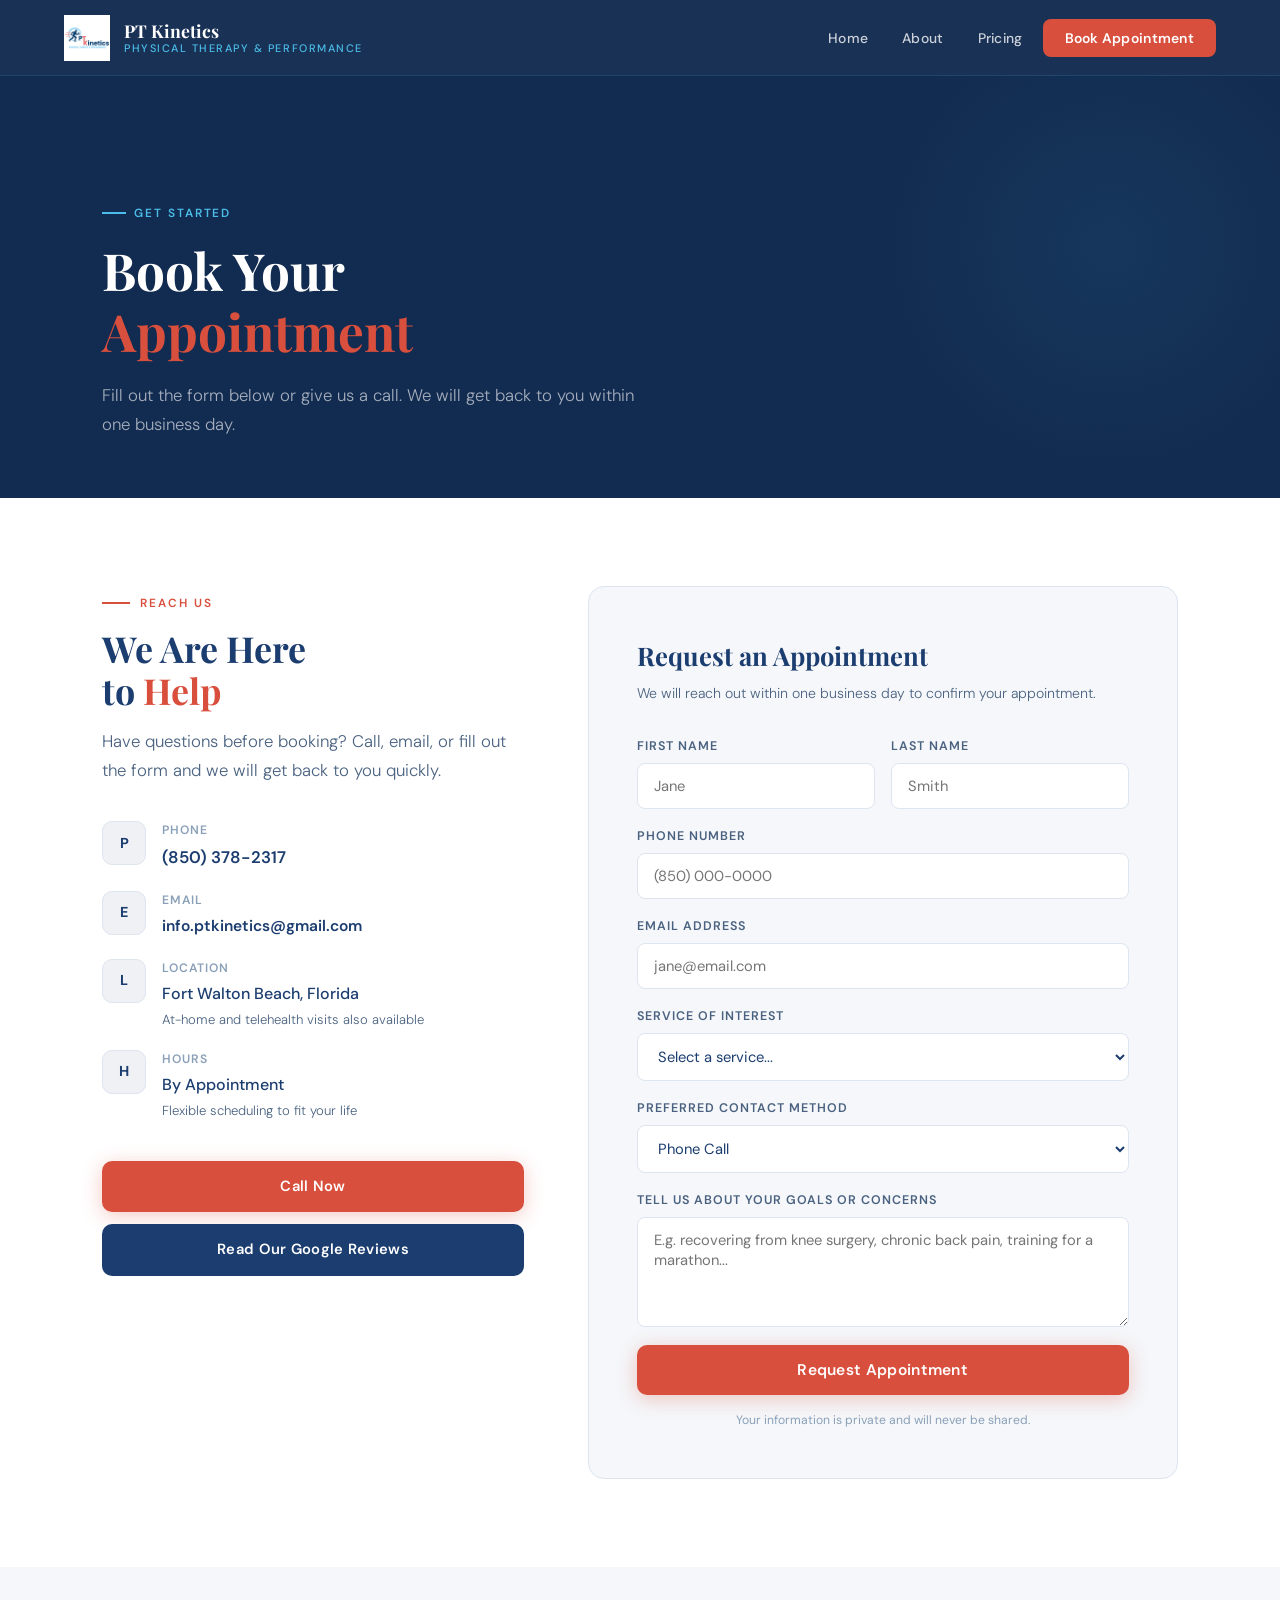
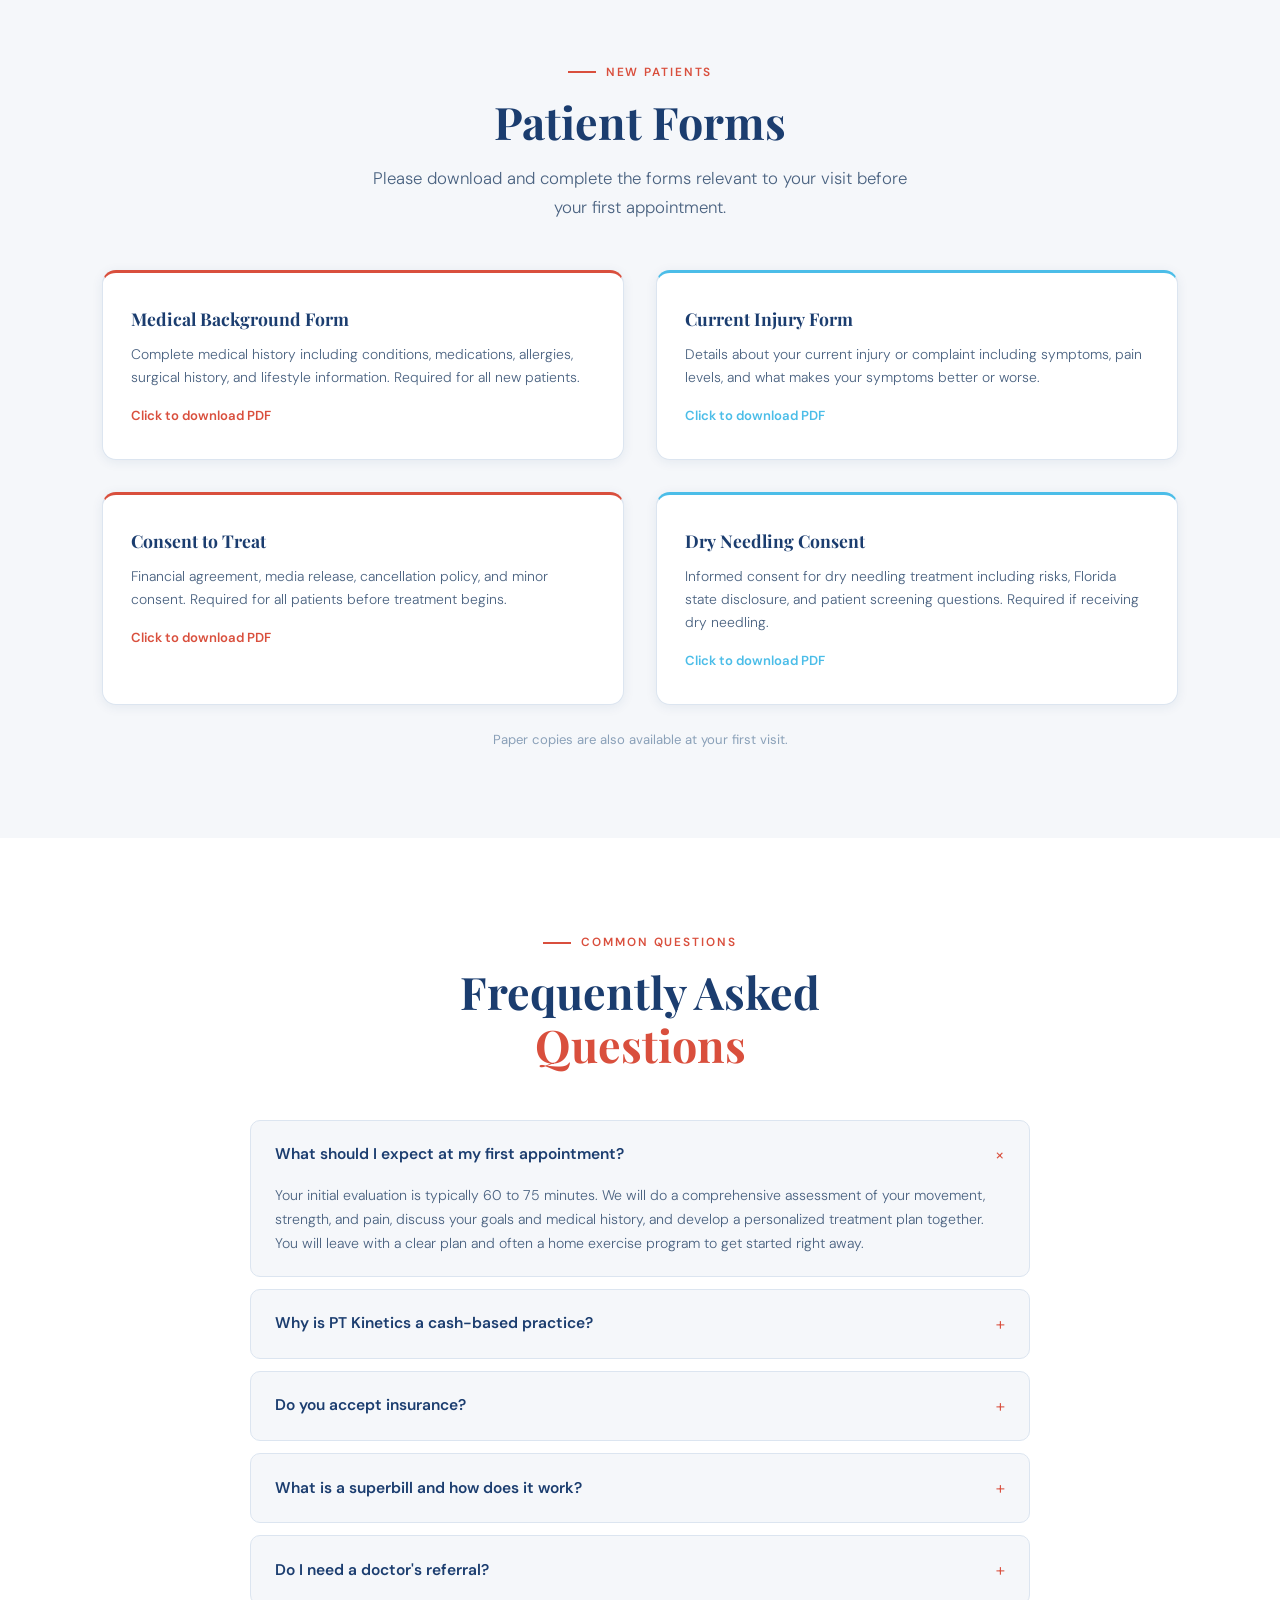
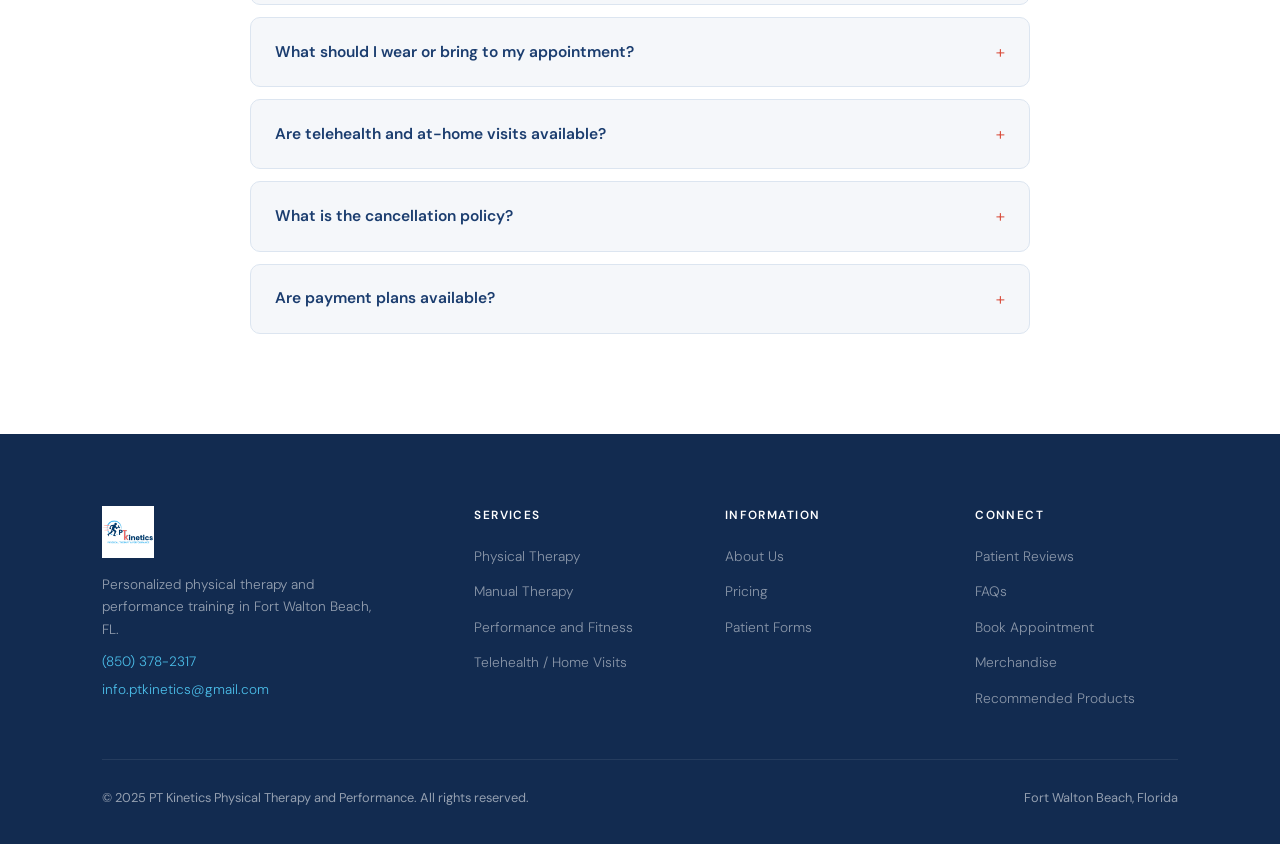
<file: contact.html>
<!DOCTYPE html>
<html lang="en">
<head>
  <meta charset="UTF-8">
  <meta name="viewport" content="width=device-width, initial-scale=1.0">
  <title>Book Appointment - PT Kinetics | Fort Walton Beach, FL</title>
  <meta name="description" content="Book a physical therapy appointment with PT Kinetics in Fort Walton Beach, FL. Call (850) 378-2317 or fill out our contact form.">
  <link rel="stylesheet" href="css/styles.css">
</head>
<body>

<nav class="nav">
  <a href="index.html" class="nav-logo">
    <img src="assets/logo.jpg" alt="PT Kinetics Logo">
    <div class="nav-logo-text">
      <span class="brand">PT Kinetics</span>
      <span class="tagline">Physical Therapy &amp; Performance</span>
    </div>
  </a>
  <ul class="nav-links">
    <li><a href="index.html">Home</a></li>
    <li><a href="about.html">About</a></li>
    <li><a href="pricing.html">Pricing</a></li>
    <li class="nav-cta-li"><a href="contact.html" class="active">Book Appointment</a></li>
  </ul>
  <button class="nav-hamburger" id="hamburger" aria-label="Menu">
    <span></span><span></span><span></span>
  </button>
</nav>
<nav class="nav-mobile" id="mobileNav">
  <a href="index.html">Home</a>
  <a href="about.html">About</a>
  <a href="pricing.html">Pricing</a>
  <a href="contact.html" class="mob-cta">Book Appointment</a>
</nav>

<!-- HERO -->
<div class="page-top">
  <div class="page-hero" style="padding-bottom:60px;">
    <div class="page-hero-label">Get Started</div>
    <h1>Book Your<br><span style="color:var(--coral);">Appointment</span></h1>
    <p>Fill out the form below or give us a call. We will get back to you within one business day.</p>
  </div>
</div>

<!-- CONTACT FORM + INFO -->
<section class="section" style="display:grid;grid-template-columns:1fr 1.4fr;gap:64px;align-items:start;" class="contact-grid">

  <!-- Left -->
  <div>
    <span class="section-label">Reach Us</span>
    <h2 class="section-title" style="font-size:clamp(1.8rem,2.8vw,2.4rem);">We Are Here<br>to <em>Help</em></h2>
    <p class="section-sub" style="margin-bottom:36px;">Have questions before booking? Call, email, or fill out the form and we will get back to you quickly.</p>

    <div style="display:flex;flex-direction:column;gap:20px;margin-bottom:40px;">
      <div style="display:flex;gap:16px;align-items:flex-start;">
        <div class="contact-icon-wrap">P</div>
        <div>
          <p style="font-size:0.76rem;font-weight:600;color:var(--text-light);text-transform:uppercase;letter-spacing:0.08em;margin-bottom:3px;">Phone</p>
          <a href="tel:8503782317" style="font-size:1.05rem;color:var(--navy);font-weight:600;">(850) 378-2317</a>
        </div>
      </div>
      <div style="display:flex;gap:16px;align-items:flex-start;">
        <div class="contact-icon-wrap">E</div>
        <div>
          <p style="font-size:0.76rem;font-weight:600;color:var(--text-light);text-transform:uppercase;letter-spacing:0.08em;margin-bottom:3px;">Email</p>
          <a href="mailto:info.ptkinetics@gmail.com" style="font-size:0.97rem;color:var(--navy);font-weight:600;">info.ptkinetics@gmail.com</a>
        </div>
      </div>
      <div style="display:flex;gap:16px;align-items:flex-start;">
        <div class="contact-icon-wrap">L</div>
        <div>
          <p style="font-size:0.76rem;font-weight:600;color:var(--text-light);text-transform:uppercase;letter-spacing:0.08em;margin-bottom:3px;">Location</p>
          <p style="font-size:1rem;color:var(--navy);font-weight:500;">Fort Walton Beach, Florida</p>
          <p style="font-size:0.82rem;color:var(--text-mid);font-weight:300;margin-top:2px;">At-home and telehealth visits also available</p>
        </div>
      </div>
      <div style="display:flex;gap:16px;align-items:flex-start;">
        <div class="contact-icon-wrap">H</div>
        <div>
          <p style="font-size:0.76rem;font-weight:600;color:var(--text-light);text-transform:uppercase;letter-spacing:0.08em;margin-bottom:3px;">Hours</p>
          <p style="font-size:1rem;color:var(--navy);font-weight:500;">By Appointment</p>
          <p style="font-size:0.82rem;color:var(--text-mid);font-weight:300;margin-top:2px;">Flexible scheduling to fit your life</p>
        </div>
      </div>
    </div>

    <a href="tel:8503782317" class="btn btn-primary" style="width:100%;justify-content:center;margin-bottom:12px;">Call Now</a>
    <a href="https://g.page/r/CU9PrtoyOIDMEAI/review" target="_blank" rel="noopener" class="btn btn-navy" style="width:100%;justify-content:center;">Read Our Google Reviews</a>
  </div>

  <!-- Right: Form -->
  <div style="background:var(--cream);border-radius:16px;padding:48px;border:1px solid var(--border);">
    <h3 style="font-family:'Playfair Display',serif;font-size:1.6rem;color:var(--navy);font-weight:700;margin-bottom:6px;">Request an Appointment</h3>
    <p style="color:var(--text-mid);font-size:0.88rem;margin-bottom:32px;font-weight:300;">We will reach out within one business day to confirm your appointment.</p>

    <form id="contactForm" action="https://formspree.io/f/mykbeabo" method="POST" novalidate>
      <div class="form-row">
        <div class="form-group">
          <label for="firstName">First Name</label>
          <input type="text" id="firstName" name="firstName" placeholder="Jane" required>
        </div>
        <div class="form-group">
          <label for="lastName">Last Name</label>
          <input type="text" id="lastName" name="lastName" placeholder="Smith" required>
        </div>
      </div>
      <div class="form-group">
        <label for="phone">Phone Number</label>
        <input type="tel" id="phone" name="phone" placeholder="(850) 000-0000" required>
      </div>
      <div class="form-group">
        <label for="email">Email Address</label>
        <input type="email" id="email" name="email" placeholder="jane@email.com" required>
      </div>
      <div class="form-group">
        <label for="service">Service of Interest</label>
        <select id="service" name="service">
          <option value="">Select a service...</option>
          <option value="initial-eval">Initial Evaluation (New Patient)</option>
          <option value="pt-rehab">Physical Therapy and Rehabilitation</option>
          <option value="post-surgical">Post-Surgical Rehabilitation</option>
          <option value="sports-injury">Sports Injury Rehabilitation</option>
          <option value="manual-therapy">Manual Therapy (Dry Needling, Cupping, etc.)</option>
          <option value="performance">Athletic Performance Training</option>
          <option value="personal-training">Personal Training</option>
          <option value="running">Running Program and Gait Analysis</option>
          <option value="pain">Chronic Pain Management</option>
          <option value="spine">Spine Care Program</option>
          <option value="vestibular">Vestibular / Balance Rehabilitation</option>
          <option value="wellness">Annual Wellness Screening</option>
          <option value="telehealth">Telehealth Visit</option>
          <option value="home-visit">At-Home Visit</option>
          <option value="not-sure">Not sure, need guidance</option>
        </select>
      </div>
      <div class="form-group">
        <label for="preferred">Preferred Contact Method</label>
        <select id="preferred" name="preferred">
          <option value="phone">Phone Call</option>
          <option value="text">Text Message</option>
          <option value="email">Email</option>
        </select>
      </div>
      <div class="form-group">
        <label for="message">Tell us about your goals or concerns</label>
        <textarea id="message" name="message" placeholder="E.g. recovering from knee surgery, chronic back pain, training for a marathon..."></textarea>
      </div>
      <button type="submit" class="submit-btn">Request Appointment</button>
    </form>

    <div id="formSuccess" style="display:none;background:rgba(27,61,111,0.06);border:1px solid rgba(75,189,232,0.3);border-radius:10px;padding:28px;text-align:center;margin-top:16px;">
      <h4 style="font-family:'Playfair Display',serif;font-size:1.2rem;color:var(--navy);margin-bottom:8px;">Request Received!</h4>
      <p style="font-size:0.9rem;color:var(--text-mid);line-height:1.65;font-weight:300;">Thank you for reaching out. We will contact you within one business day to confirm your appointment. We look forward to meeting you!</p>
    </div>

    <p style="font-size:0.76rem;color:var(--text-light);margin-top:16px;text-align:center;">Your information is private and will never be shared.</p>
  </div>
</section>

<!-- PATIENT FORMS -->
<section class="section section-bg" id="forms">
  <div class="text-center mb-48">
    <span class="section-label" style="justify-content:center;">New Patients</span>
    <h2 class="section-title">Patient Forms</h2>
    <p class="section-sub" style="margin:0 auto;">Please download and complete the forms relevant to your visit before your first appointment.</p>
  </div>
  <div class="grid-2 gap-32">
    <a href="assets/Medical_hx.pdf" download class="card card-top-coral" style="display:block;cursor:pointer;text-decoration:none;">
      <h3>Medical Background Form</h3>
      <p>Complete medical history including conditions, medications, allergies, surgical history, and lifestyle information. Required for all new patients.</p>
      <p style="margin-top:16px;font-size:0.82rem;font-weight:600;color:var(--coral);">Click to download PDF</p>
    </a>
    <a href="assets/Current_injury.pdf" download class="card card-top-sky" style="display:block;cursor:pointer;text-decoration:none;">
      <h3>Current Injury Form</h3>
      <p>Details about your current injury or complaint including symptoms, pain levels, and what makes your symptoms better or worse.</p>
      <p style="margin-top:16px;font-size:0.82rem;font-weight:600;color:var(--sky);">Click to download PDF</p>
    </a>
    <a href="assets/CONSENT_TO_TREAT.pdf" download class="card card-top-coral" style="display:block;cursor:pointer;text-decoration:none;">
      <h3>Consent to Treat</h3>
      <p>Financial agreement, media release, cancellation policy, and minor consent. Required for all patients before treatment begins.</p>
      <p style="margin-top:16px;font-size:0.82rem;font-weight:600;color:var(--coral);">Click to download PDF</p>
    </a>
    <a href="assets/Dry_needle_Consent.pdf" download class="card card-top-sky" style="display:block;cursor:pointer;text-decoration:none;">
      <h3>Dry Needling Consent</h3>
      <p>Informed consent for dry needling treatment including risks, Florida state disclosure, and patient screening questions. Required if receiving dry needling.</p>
      <p style="margin-top:16px;font-size:0.82rem;font-weight:600;color:var(--sky);">Click to download PDF</p>
    </a>
  </div>
  <p style="text-align:center;color:var(--text-light);font-size:0.82rem;margin-top:24px;">Paper copies are also available at your first visit.</p>
</section>

<!-- FAQ -->
<section class="section" id="faq">
  <div class="text-center mb-48">
    <span class="section-label" style="justify-content:center;">Common Questions</span>
    <h2 class="section-title">Frequently Asked<br><em>Questions</em></h2>
  </div>
  <div style="max-width:780px;margin:0 auto;">

    <details class="faq-item" open>
      <summary>What should I expect at my first appointment? <span class="faq-arrow">+</span></summary>
      <p>Your initial evaluation is typically 60 to 75 minutes. We will do a comprehensive assessment of your movement, strength, and pain, discuss your goals and medical history, and develop a personalized treatment plan together. You will leave with a clear plan and often a home exercise program to get started right away.</p>
    </details>

    <details class="faq-item">
      <summary>Why is PT Kinetics a cash-based practice? <span class="faq-arrow">+</span></summary>
      <p>The cash-based model allows us to focus entirely on your care rather than insurance paperwork and billing requirements. Here is what that means for you as a patient:</p>
      <ul>
        <li>Full one-on-one sessions with no double or triple booking</li>
        <li>Treatment frequency based on your condition and goals, not an insurance template</li>
        <li>No pre-authorizations, no visit limits, and no coverage denials mid-treatment</li>
        <li>Transparent pricing so you know exactly what you are paying before every session</li>
        <li>Direct access to care with no referral required in most cases</li>
        <li>Faster recovery due to more focused, effective treatment per session</li>
      </ul>
    </details>

    <details class="faq-item">
      <summary>Do you accept insurance? <span class="faq-arrow">+</span></summary>
      <p>We do not bill insurance directly. However, we provide detailed superbills that you can submit to your insurance company for out-of-network reimbursement. Many patients with PPO plans receive partial reimbursement this way. We recommend calling your insurer before your first visit to ask about your out-of-network physical therapy benefits and deductible.</p>
    </details>

    <details class="faq-item">
      <summary>What is a superbill and how does it work? <span class="faq-arrow">+</span></summary>
      <p>A superbill is an itemized receipt of services that includes diagnosis codes (ICD-10) and procedure codes (CPT codes). You submit it directly to your insurance company as a claim for out-of-network reimbursement. The process is straightforward:</p>
      <ul>
        <li>Attend your session and pay at the time of service</li>
        <li>Request a superbill from us at any time</li>
        <li>Submit the superbill to your insurance provider</li>
        <li>Receive reimbursement directly from your insurer based on your out-of-network benefits</li>
      </ul>
    </details>

    <details class="faq-item">
      <summary>Do I need a doctor's referral? <span class="faq-arrow">+</span></summary>
      <p>In Florida, you can see a physical therapist without a doctor's referral for up to 30 days through direct access. After that, a physician referral is required to continue treatment. This means you can get started right away without waiting for a doctor's appointment.</p>
    </details>

    <details class="faq-item">
      <summary>What should I wear or bring to my appointment? <span class="faq-arrow">+</span></summary>
      <p>Wear comfortable, loose-fitting clothing that allows access to the area being treated, such as shorts for knee or hip issues, or a tank top for shoulder concerns. Bring any relevant imaging such as X-rays or MRIs, surgical notes or previous PT records, and your completed patient forms if you have not submitted them in advance.</p>
    </details>

    <details class="faq-item">
      <summary>Are telehealth and at-home visits available? <span class="faq-arrow">+</span></summary>
      <p>Yes. We offer both telehealth video sessions and in-home visits for patients who need extra flexibility. Telehealth sessions are available at standard virtual rates. At-home visits may include an additional travel fee based on distance. See the pricing page for full details, or contact us to discuss your situation.</p>
    </details>

    <details class="faq-item">
      <summary>What is the cancellation policy? <span class="faq-arrow">+</span></summary>
      <p>Please cancel or reschedule at least 24 hours in advance when possible. The first late cancellation or no-show (less than 24 hours notice) has no charge. The 2nd and 3rd instances carry a $30 fee each. After 3 total no-shows or late cancellations, same-day scheduling only applies based on availability. Arriving 10 or more minutes late may require rescheduling, and 3 or more late arrivals carry a $20 fee.</p>
    </details>

    <details class="faq-item">
      <summary>Are payment plans available? <span class="faq-arrow">+</span></summary>
      <p>Yes. We offer bundle packages such as buy 5 sessions and get 1 free, or buy 10 sessions and get 1 free plus a free T-shirt. We also have discounts for military, first responders, and CFEA members. If you need additional flexibility, contact us and we will work with you to find a solution that fits your budget.</p>
    </details>

  </div>
</section>

<!-- FOOTER -->
<footer>
  <div class="footer-grid">
    <div class="footer-brand">
      <img src="assets/logo.jpg" alt="PT Kinetics Logo">
      <p>Personalized physical therapy and performance training in Fort Walton Beach, FL.</p>
      <p class="footer-phone"><a href="tel:8503782317">(850) 378-2317</a></p>
      <p style="margin-top:6px;font-size:0.85rem;"><a href="mailto:info.ptkinetics@gmail.com" style="color:var(--sky);">info.ptkinetics@gmail.com</a></p>
    </div>
    <div class="footer-col">
      <h4>Services</h4>
      <ul>
        <li><a href="index.html#services">Physical Therapy</a></li>
        <li><a href="index.html#services">Manual Therapy</a></li>
        <li><a href="index.html#services">Performance and Fitness</a></li>
        <li><a href="index.html#services">Telehealth / Home Visits</a></li>
      </ul>
    </div>
    <div class="footer-col">
      <h4>Information</h4>
      <ul>
        <li><a href="about.html">About Us</a></li>
        <li><a href="pricing.html">Pricing</a></li>
        <li><a href="#forms">Patient Forms</a></li>
      </ul>
    </div>
    <div class="footer-col">
      <h4>Connect</h4>
      <ul>
        <li><a href="https://g.page/r/CU9PrtoyOIDMEAI/review" target="_blank">Patient Reviews</a></li>
        <li><a href="#faq">FAQs</a></li>
        <li><a href="contact.html">Book Appointment</a></li>
        <li><a href="https://tkpt.net/shop/" target="_blank">Merchandise</a></li>
        <li><a href="https://tkpt.net/recommended-products/" target="_blank">Recommended Products</a></li>
      </ul>
    </div>
  </div>
  <div class="footer-bottom">
    <p>&copy; 2025 PT Kinetics Physical Therapy and Performance. All rights reserved.</p>
    <p>Fort Walton Beach, Florida</p>
  </div>
</footer>

<script src="js/main.js"></script>
<style>
@media(max-width:768px){
  .contact-grid { display:block !important; }
  .contact-grid > * { margin-bottom:32px; }
  section[style*="grid-template-columns:1fr 1.4fr"] { display:block !important; }
  section[style*="grid-template-columns:1fr 1.4fr"] > * { margin-bottom:32px; }
}
</style>
</body>
</html>
</file>
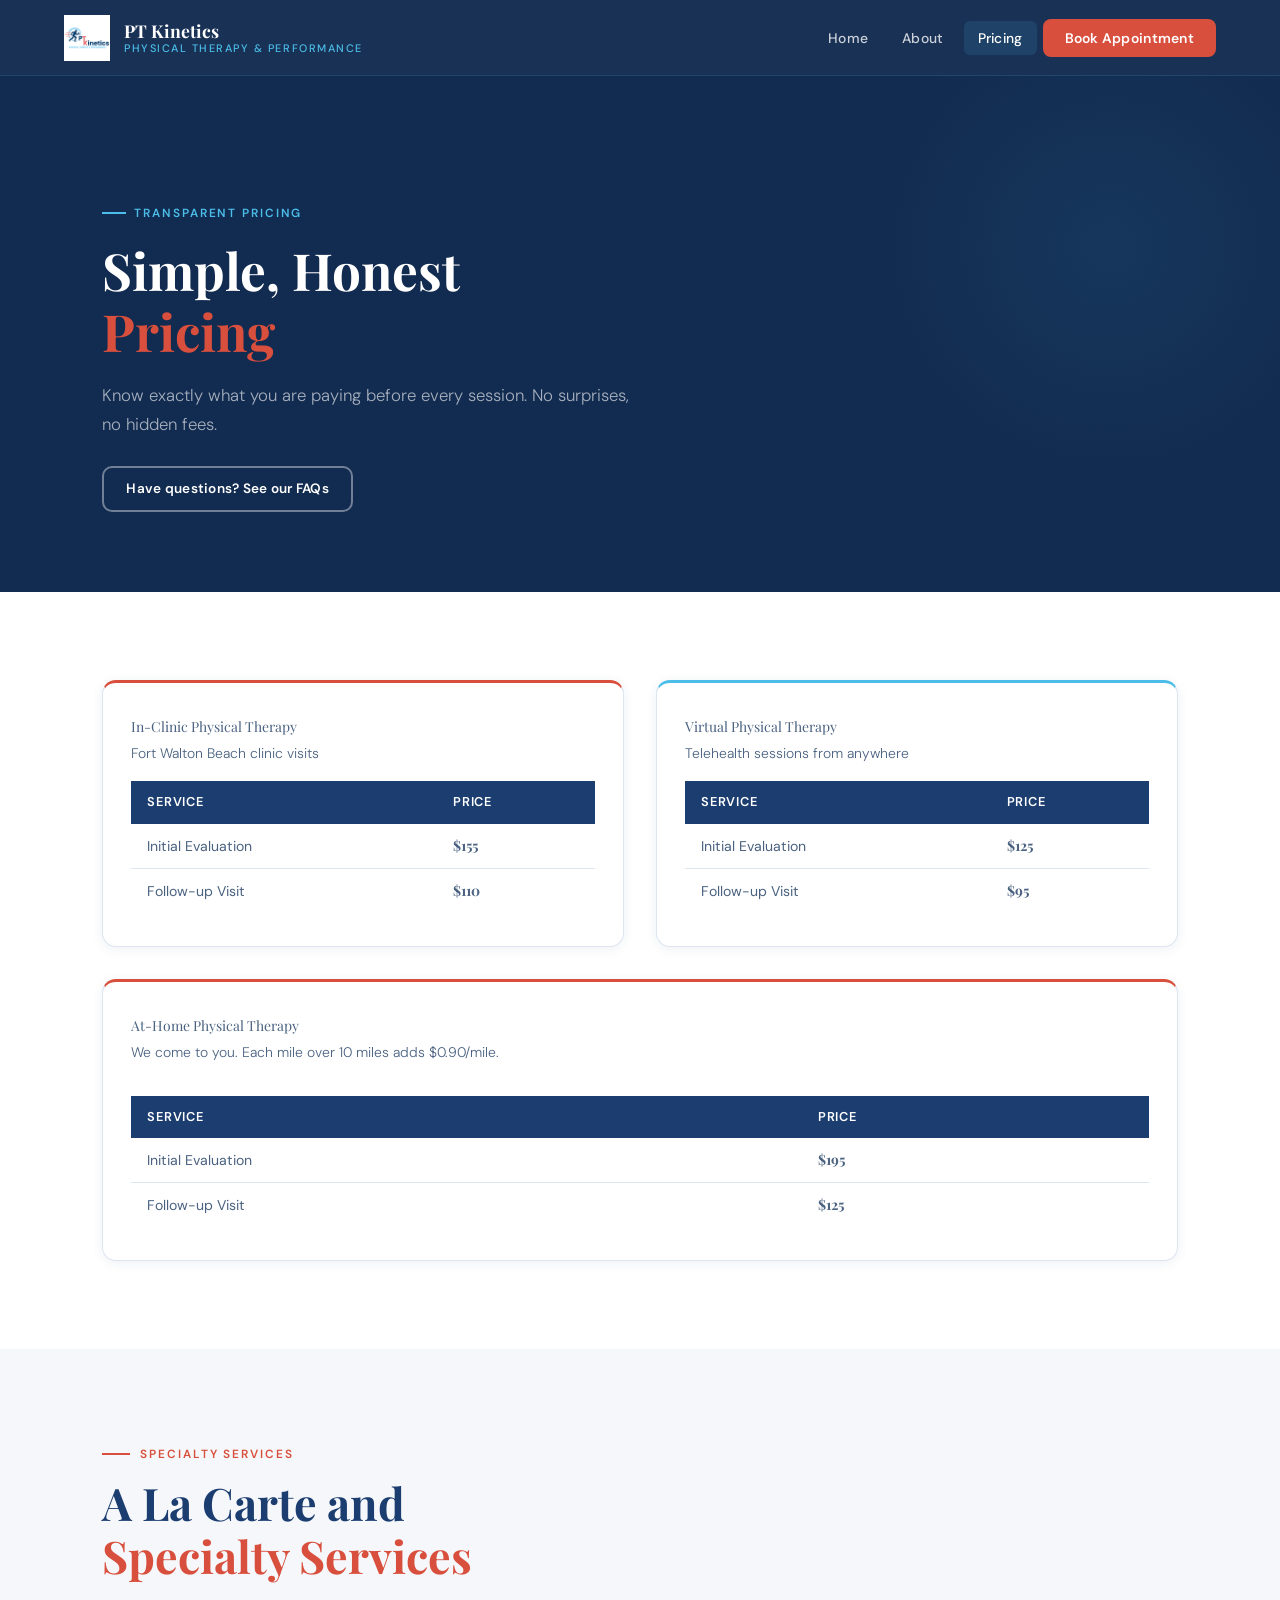
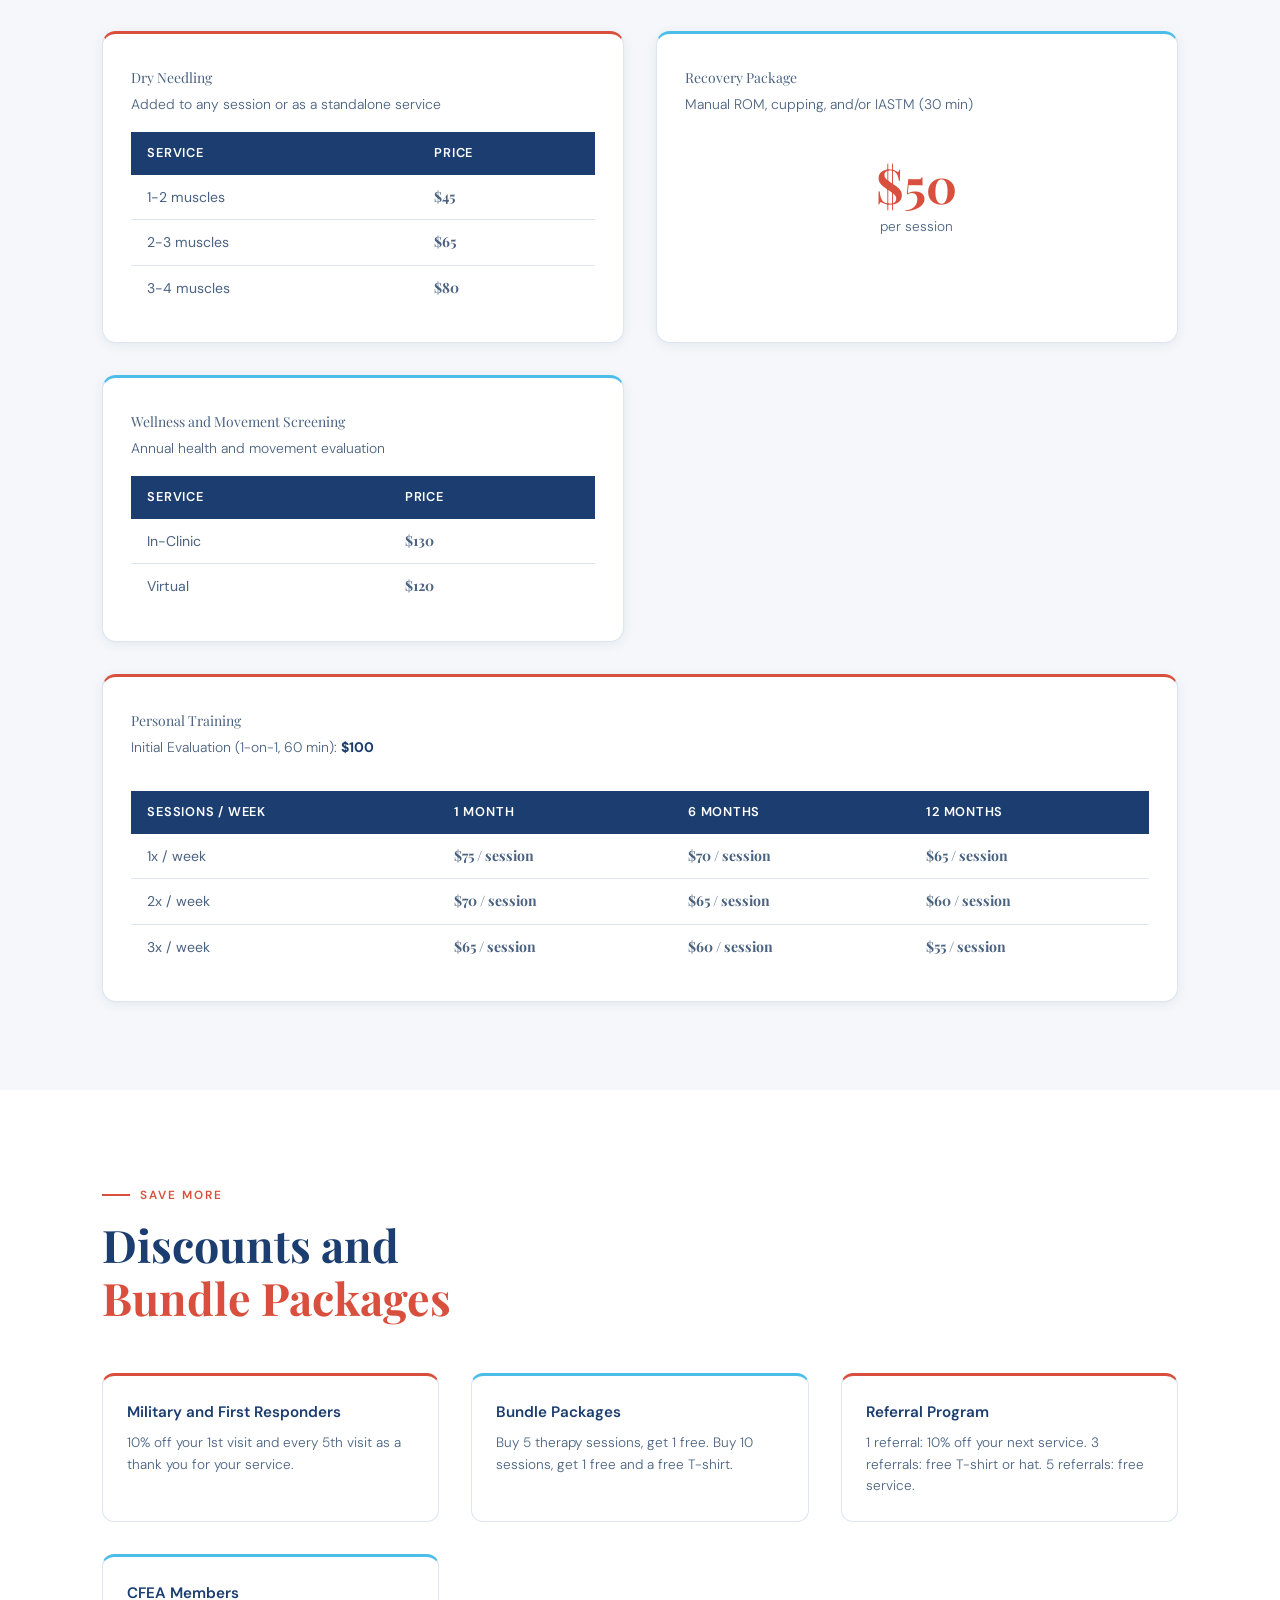
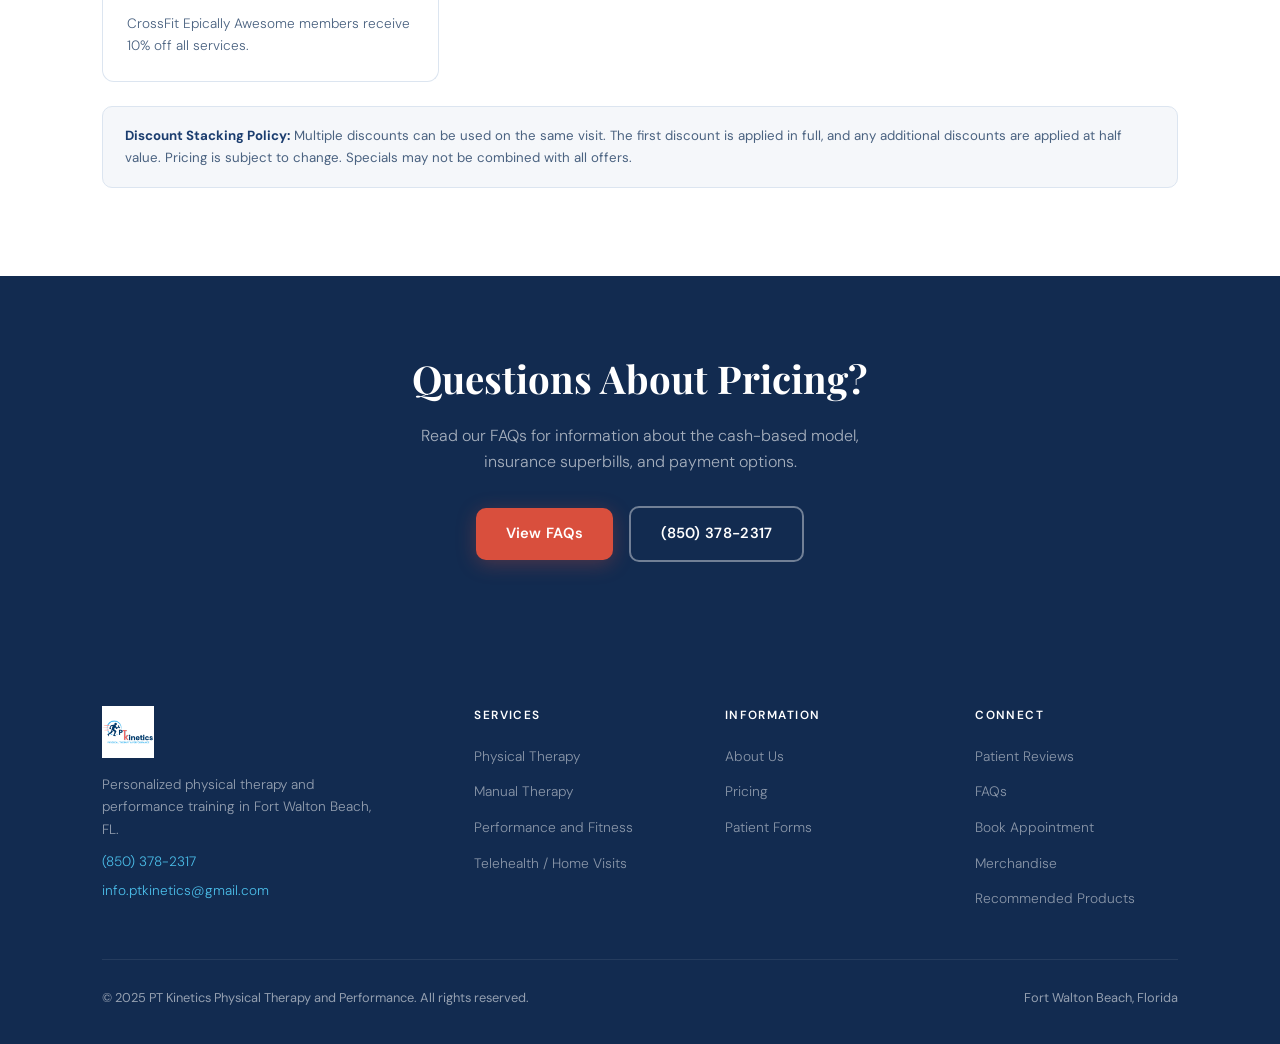
<file: pricing.html>
<!DOCTYPE html>
<html lang="en">
<head>
  <meta charset="UTF-8">
  <meta name="viewport" content="width=device-width, initial-scale=1.0">
  <title>Pricing - PT Kinetics | Fort Walton Beach, FL</title>
  <meta name="description" content="Transparent pricing for PT Kinetics physical therapy in Fort Walton Beach, FL. In-clinic, virtual, at-home, and specialty service rates.">
  <link rel="stylesheet" href="css/styles.css">
  <style>
    .price-section-title { font-family:'Playfair Display',serif; font-size:1.2rem; font-weight:700; color:var(--navy); margin-bottom:4px; }
    .price-section-sub { font-size:0.83rem; color:var(--text-light); margin-bottom:0; }
    .discount-card { background:var(--white); border:1px solid var(--border); border-radius:12px; padding:24px; }
    .discount-card h4 { font-size:0.95rem; font-weight:600; color:var(--navy); margin-bottom:8px; }
    .discount-card p { font-size:0.85rem; color:var(--text-mid); line-height:1.6; font-weight:300; }
    .note-box { background:var(--cream); border:1px solid var(--border); border-radius:10px; padding:18px 22px; font-size:0.83rem; color:var(--text-mid); line-height:1.65; }
  </style>
</head>
<body>

<nav class="nav">
  <a href="index.html" class="nav-logo">
    <img src="assets/logo.jpg" alt="PT Kinetics Logo">
    <div class="nav-logo-text">
      <span class="brand">PT Kinetics</span>
      <span class="tagline">Physical Therapy &amp; Performance</span>
    </div>
  </a>
  <ul class="nav-links">
    <li><a href="index.html">Home</a></li>
    <li><a href="about.html">About</a></li>
    <li><a href="pricing.html" class="active">Pricing</a></li>
    <li class="nav-cta-li"><a href="contact.html">Book Appointment</a></li>
  </ul>
  <button class="nav-hamburger" id="hamburger" aria-label="Menu">
    <span></span><span></span><span></span>
  </button>
</nav>
<nav class="nav-mobile" id="mobileNav">
  <a href="index.html">Home</a>
  <a href="about.html">About</a>
  <a href="pricing.html">Pricing</a>
  <a href="contact.html" class="mob-cta">Book Appointment</a>
</nav>

<!-- HERO -->
<div class="page-top">
  <div class="page-hero">
    <div class="page-hero-label">Transparent Pricing</div>
    <h1>Simple, Honest<br><span style="color:var(--coral);">Pricing</span></h1>
    <p>Know exactly what you are paying before every session. No surprises, no hidden fees.</p>
    <div style="margin-top:28px;">
      <a href="contact.html#faq" class="btn btn-outline-light btn-sm">Have questions? See our FAQs</a>
    </div>
  </div>
</div>

<!-- MAIN PRICING -->
<section class="section">
  <div class="grid-2 gap-32">

    <!-- In-Clinic -->
    <div class="card card-top-coral">
      <p class="price-section-title">In-Clinic Physical Therapy</p>
      <p class="price-section-sub" style="margin-bottom:16px;">Fort Walton Beach clinic visits</p>
      <table class="price-table">
        <tr><th>Service</th><th>Price</th></tr>
        <tr><td>Initial Evaluation</td><td class="price-val">$155</td></tr>
        <tr><td>Follow-up Visit</td><td class="price-val">$110</td></tr>
      </table>
    </div>

    <!-- Virtual -->
    <div class="card card-top-sky">
      <p class="price-section-title">Virtual Physical Therapy</p>
      <p class="price-section-sub" style="margin-bottom:16px;">Telehealth sessions from anywhere</p>
      <table class="price-table">
        <tr><th>Service</th><th>Price</th></tr>
        <tr><td>Initial Evaluation</td><td class="price-val">$125</td></tr>
        <tr><td>Follow-up Visit</td><td class="price-val">$95</td></tr>
      </table>
    </div>

    <!-- At-Home -->
    <div class="card card-top-coral" style="grid-column:span 2;">
      <p class="price-section-title">At-Home Physical Therapy</p>
      <p class="price-section-sub" style="margin-bottom:16px;">We come to you. Each mile over 10 miles adds $0.90/mile.</p>
      <div style="overflow-x:auto;">
        <table class="price-table">
          <tr><th>Service</th><th>Price</th></tr>
          <tr><td>Initial Evaluation</td><td class="price-val">$195</td></tr>
          <tr><td>Follow-up Visit</td><td class="price-val">$125</td></tr>
        </table>
      </div>
    </div>

  </div>
</section>

<!-- SPECIALTY + WELLNESS -->
<section class="section section-bg">
  <div class="section-header-split">
    <div>
      <span class="section-label">Specialty Services</span>
      <h2 class="section-title" style="margin-bottom:0;">A La Carte and<br><em>Specialty Services</em></h2>
    </div>
  </div>
  <div class="grid-2 gap-32">

    <!-- Dry Needling -->
    <div class="card card-top-coral">
      <p class="price-section-title">Dry Needling</p>
      <p class="price-section-sub" style="margin-bottom:16px;">Added to any session or as a standalone service</p>
      <table class="price-table">
        <tr><th>Service</th><th>Price</th></tr>
        <tr><td>1-2 muscles</td><td class="price-val">$45</td></tr>
        <tr><td>2-3 muscles</td><td class="price-val">$65</td></tr>
        <tr><td>3-4 muscles</td><td class="price-val">$80</td></tr>
      </table>
    </div>

    <!-- Recovery Only -->
    <div class="card card-top-sky">
      <p class="price-section-title">Recovery Package</p>
      <p class="price-section-sub" style="margin-bottom:16px;">Manual ROM, cupping, and/or IASTM (30 min)</p>
      <div style="text-align:center;padding:28px 0;">
        <p style="font-family:'Playfair Display',serif;font-size:3rem;color:var(--coral);font-weight:700;line-height:1;">$50</p>
        <p style="font-size:0.85rem;color:var(--text-mid);margin-top:8px;">per session</p>
      </div>
    </div>

    <!-- Wellness -->
    <div class="card card-top-sky">
      <p class="price-section-title">Wellness and Movement Screening</p>
      <p class="price-section-sub" style="margin-bottom:16px;">Annual health and movement evaluation</p>
      <table class="price-table">
        <tr><th>Service</th><th>Price</th></tr>
        <tr><td>In-Clinic</td><td class="price-val">$130</td></tr>
        <tr><td>Virtual</td><td class="price-val">$120</td></tr>
      </table>
    </div>

    <!-- Personal Training -->
    <div class="card card-top-coral" style="grid-column:span 2;">
      <p class="price-section-title">Personal Training <span style="font-size:0.75rem;color:var(--sky);font-family:'DM Sans',sans-serif;font-weight:600;margin-left:6px;"></span></p>
      <p class="price-section-sub" style="margin-bottom:16px;">Initial Evaluation (1-on-1, 60 min): <strong style="color:var(--navy);">$100</strong></p>
      <div style="overflow-x:auto;">
        <table class="price-table">
          <tr>
            <th>Sessions / Week</th>
            <th>1 Month</th>
            <th>6 Months</th>
            <th>12 Months</th>
          </tr>
          <tr>
            <td>1x / week</td>
            <td class="price-val">$75 / session</td>
            <td class="price-val">$70 / session</td>
            <td class="price-val">$65 / session</td>
          </tr>
          <tr>
            <td>2x / week</td>
            <td class="price-val">$70 / session</td>
            <td class="price-val">$65 / session</td>
            <td class="price-val">$60 / session</td>
          </tr>
          <tr>
            <td>3x / week</td>
            <td class="price-val">$65 / session</td>
            <td class="price-val">$60 / session</td>
            <td class="price-val">$55 / session</td>
          </tr>
        </table>
      </div>
    </div>

  </div>
</section>

<!-- DISCOUNTS AND BUNDLES -->
<section class="section">
  <div class="section-header-split">
    <div>
      <span class="section-label">Save More</span>
      <h2 class="section-title" style="margin-bottom:0;">Discounts and<br><em>Bundle Packages</em></h2>
    </div>
  </div>
  <div class="grid-3 gap-32" style="margin-bottom:24px;">
    <div class="discount-card" style="border-top:3px solid var(--coral);">
      <h4>Military and First Responders</h4>
      <p>10% off your 1st visit and every 5th visit as a thank you for your service.</p>
    </div>
    <div class="discount-card" style="border-top:3px solid var(--sky);">
      <h4>Bundle Packages</h4>
      <p>Buy 5 therapy sessions, get 1 free. Buy 10 sessions, get 1 free and a free T-shirt.</p>
    </div>
    <div class="discount-card" style="border-top:3px solid var(--coral);">
      <h4>Referral Program</h4>
      <p>1 referral: 10% off your next service. 3 referrals: free T-shirt or hat. 5 referrals: free service.</p>
    </div>
    <div class="discount-card" style="border-top:3px solid var(--sky);">
      <h4>CFEA Members</h4>
      <p>CrossFit Epically Awesome members receive 10% off all services.</p>
    </div>
  </div>
  <div class="note-box">
    <strong style="color:var(--navy);">Discount Stacking Policy:</strong> Multiple discounts can be used on the same visit. The first discount is applied in full, and any additional discounts are applied at half value. Pricing is subject to change. Specials may not be combined with all offers.
  </div>
</section>

<!-- FAQ LINK -->
<section style="background:var(--navy-dark);padding:72px 8%;text-align:center;">
  <h2 style="font-family:'Playfair Display',serif;color:var(--white);font-size:clamp(1.8rem,3vw,2.6rem);font-weight:700;margin-bottom:14px;">Questions About Pricing?</h2>
  <p style="color:rgba(255,255,255,0.62);font-size:1rem;font-weight:300;max-width:440px;margin:0 auto 32px;">Read our FAQs for information about the cash-based model, insurance superbills, and payment options.</p>
  <div style="display:flex;align-items:center;justify-content:center;gap:16px;flex-wrap:wrap;">
    <a href="contact.html#faq" class="btn btn-primary">View FAQs</a>
    <a href="tel:8503782317" class="btn btn-outline-light">(850) 378-2317</a>
  </div>
</section>

<!-- FOOTER -->
<footer>
  <div class="footer-grid">
    <div class="footer-brand">
      <img src="assets/logo.jpg" alt="PT Kinetics Logo">
      <p>Personalized physical therapy and performance training in Fort Walton Beach, FL.</p>
      <p class="footer-phone"><a href="tel:8503782317">(850) 378-2317</a></p>
      <p style="margin-top:6px;font-size:0.85rem;"><a href="mailto:info.ptkinetics@gmail.com" style="color:var(--sky);">info.ptkinetics@gmail.com</a></p>
    </div>
    <div class="footer-col">
      <h4>Services</h4>
      <ul>
        <li><a href="index.html#services">Physical Therapy</a></li>
        <li><a href="index.html#services">Manual Therapy</a></li>
        <li><a href="index.html#services">Performance and Fitness</a></li>
        <li><a href="index.html#services">Telehealth / Home Visits</a></li>
      </ul>
    </div>
    <div class="footer-col">
      <h4>Information</h4>
      <ul>
        <li><a href="about.html">About Us</a></li>
        <li><a href="pricing.html">Pricing</a></li>
        <li><a href="contact.html#forms">Patient Forms</a></li>
      </ul>
    </div>
    <div class="footer-col">
      <h4>Connect</h4>
      <ul>
        <li><a href="https://g.page/r/CU9PrtoyOIDMEAI/review" target="_blank">Patient Reviews</a></li>
        <li><a href="contact.html#faq">FAQs</a></li>
        <li><a href="contact.html">Book Appointment</a></li>
        <li><a href="https://tkpt.net/shop/" target="_blank">Merchandise</a></li>
        <li><a href="https://tkpt.net/recommended-products/" target="_blank">Recommended Products</a></li>
      </ul>
    </div>
  </div>
  <div class="footer-bottom">
    <p>&copy; 2025 PT Kinetics Physical Therapy and Performance. All rights reserved.</p>
    <p>Fort Walton Beach, Florida</p>
  </div>
</footer>

<script src="js/main.js"></script>
<style>
@media(max-width:768px){
  [style*="grid-column:span 2"] { grid-column:span 1 !important; }
}
</style>
</body>
</html>
</file>
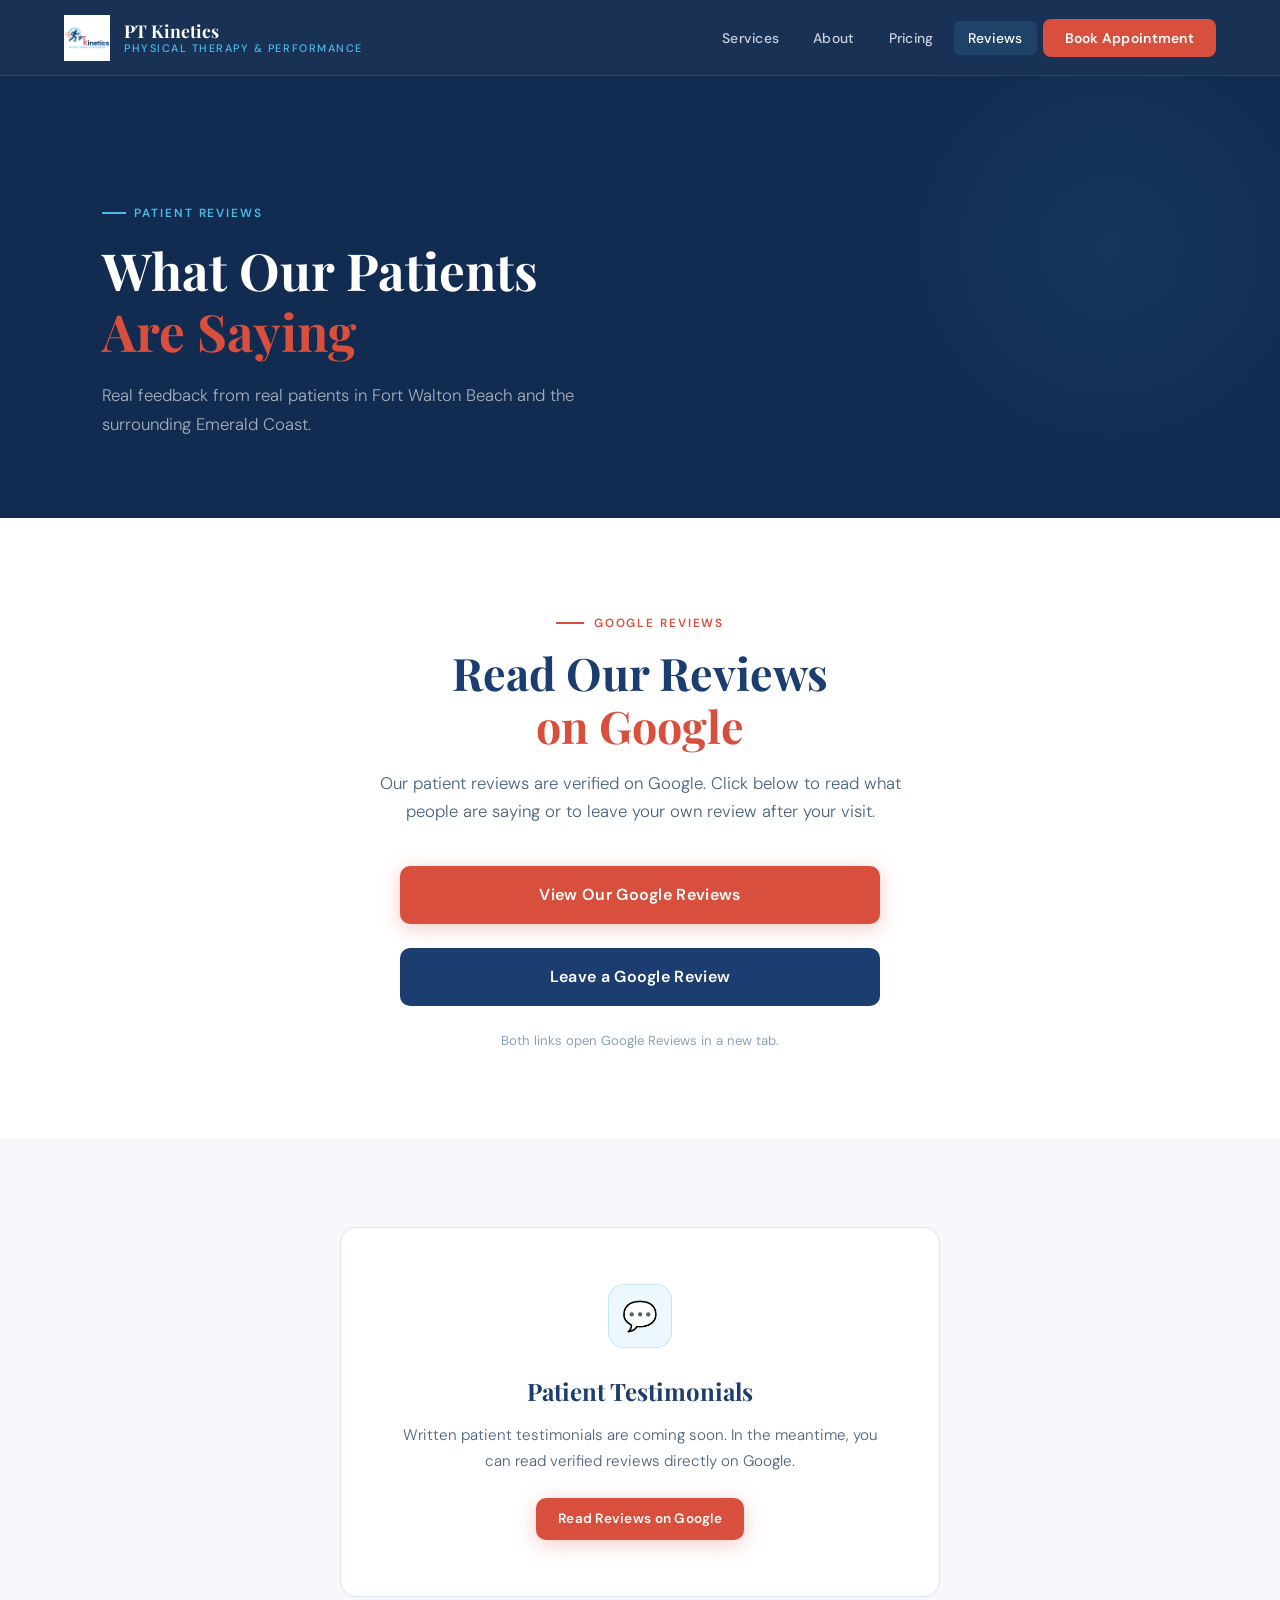
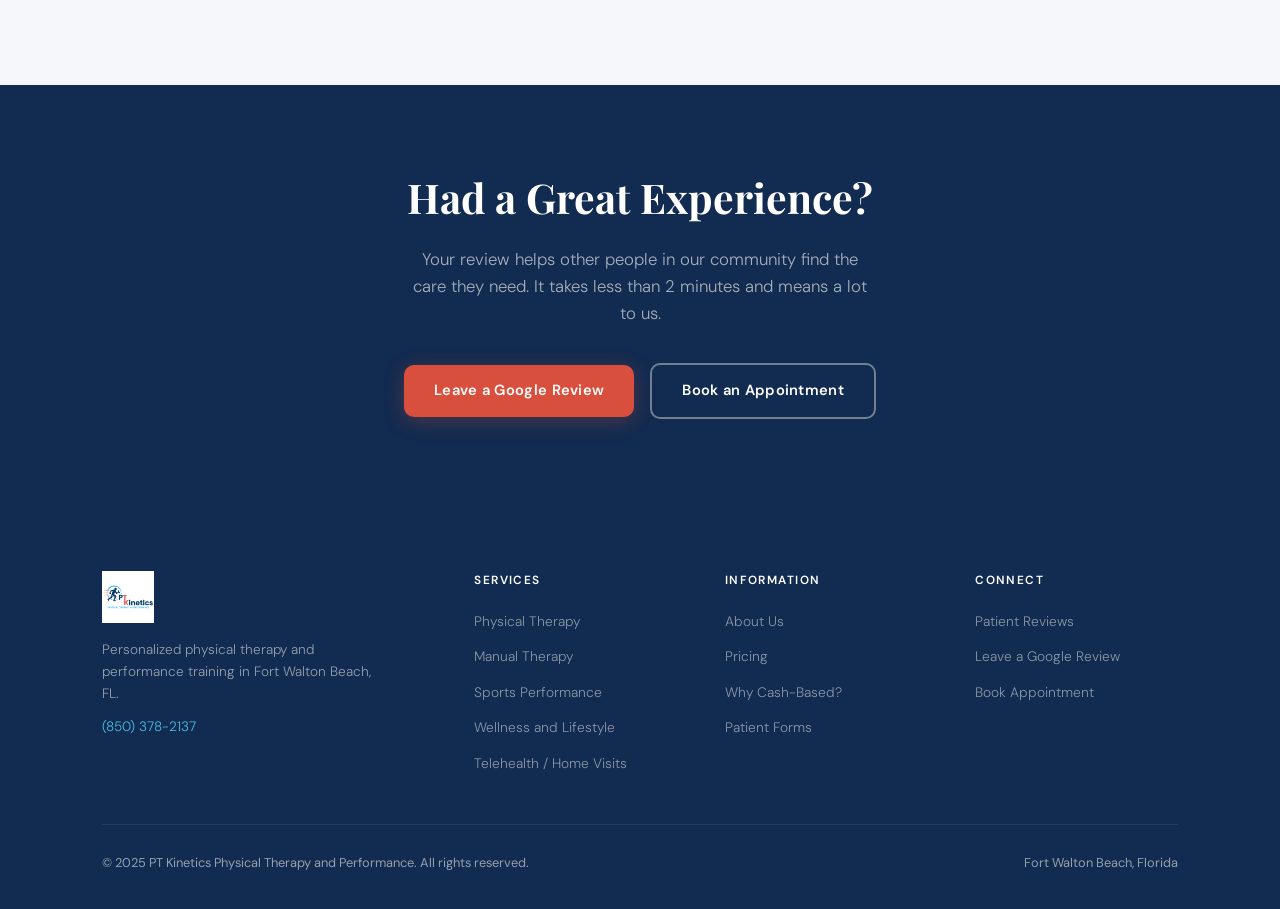
<file: reviews.html>
<!DOCTYPE html>
<html lang="en">
<head>
  <meta charset="UTF-8">
  <meta name="viewport" content="width=device-width, initial-scale=1.0">
  <title>Patient Reviews - PT Kinetics | Fort Walton Beach, FL</title>
  <meta name="description" content="Read patient reviews for PT Kinetics in Fort Walton Beach, FL, or leave your own review on Google.">
  <link rel="stylesheet" href="css/styles.css">
</head>
<body>

<nav class="nav">
  <a href="index.html" class="nav-logo">
    <img src="assets/logo.jpg" alt="PT Kinetics Logo">
    <div class="nav-logo-text">
      <span class="brand">PT Kinetics</span>
      <span class="tagline">Physical Therapy &amp; Performance</span>
    </div>
  </a>
  <ul class="nav-links">
    <li><a href="services.html">Services</a></li>
    <li><a href="about.html">About</a></li>
    <li><a href="pricing.html">Pricing</a></li>
    <li><a href="reviews.html" class="active">Reviews</a></li>
    <li class="nav-cta-li"><a href="contact.html">Book Appointment</a></li>
  </ul>
  <button class="nav-hamburger" id="hamburger" aria-label="Menu">
    <span></span><span></span><span></span>
  </button>
</nav>
<nav class="nav-mobile" id="mobileNav">
  <a href="services.html">Services</a>
  <a href="about.html">About</a>
  <a href="pricing.html">Pricing</a>
  <a href="reviews.html" class="active">Reviews</a>
  <a href="contact.html" class="mob-cta">Book Appointment</a>
</nav>

<!-- PAGE HERO -->
<div class="page-top">
  <div class="page-hero">
    <div class="page-hero-label">Patient Reviews</div>
    <h1>What Our Patients<br><span style="color:var(--coral);">Are Saying</span></h1>
    <p>Real feedback from real patients in Fort Walton Beach and the surrounding Emerald Coast.</p>
  </div>
</div>

<!-- GOOGLE REVIEWS SECTION -->
<section class="section" style="text-align:center;">
  <span class="section-label" style="justify-content:center;">Google Reviews</span>
  <h2 class="section-title">Read Our Reviews<br><em>on Google</em></h2>
  <p class="section-sub" style="margin:0 auto 40px;">Our patient reviews are verified on Google. Click below to read what people are saying or to leave your own review after your visit.</p>

  <div style="display:flex;flex-direction:column;align-items:center;gap:24px;max-width:480px;margin:0 auto;">
    <a href="https://g.page/r/CU9PrtoyOIDMEAI/review" target="_blank" rel="noopener" class="btn btn-primary" style="width:100%;justify-content:center;font-size:1rem;padding:16px 32px;">
      View Our Google Reviews
    </a>
    <a href="https://g.page/r/CU9PrtoyOIDMEAI/review" target="_blank" rel="noopener" class="btn btn-navy" style="width:100%;justify-content:center;font-size:1rem;padding:16px 32px;">
      Leave a Google Review
    </a>
    <p style="font-size:0.82rem;color:var(--text-light);">Both links open Google Reviews in a new tab.</p>
  </div>
</section>

<!-- TESTIMONIALS COMING SOON -->
<section class="section section-bg" style="text-align:center;">
  <div style="max-width:600px;margin:0 auto;background:var(--white);border:1px solid var(--border);border-radius:16px;padding:56px 48px;">
    <div style="width:64px;height:64px;background:rgba(75,189,232,0.1);border:1px solid rgba(75,189,232,0.25);border-radius:16px;display:flex;align-items:center;justify-content:center;font-size:1.8rem;margin:0 auto 24px;">&#128172;</div>
    <h3 style="font-family:'Playfair Display',serif;font-size:1.5rem;color:var(--navy);margin-bottom:12px;">Patient Testimonials</h3>
    <p style="color:var(--text-mid);font-size:0.95rem;line-height:1.72;font-weight:300;margin-bottom:24px;">Written patient testimonials are coming soon. In the meantime, you can read verified reviews directly on Google.</p>
    <a href="https://g.page/r/CU9PrtoyOIDMEAI/review" target="_blank" rel="noopener" class="btn btn-primary btn-sm" style="display:inline-flex;">Read Reviews on Google</a>
  </div>
</section>

<!-- LEAVE A REVIEW CTA -->
<section style="background:var(--navy-dark);padding:80px 8%;text-align:center;">
  <h2 style="font-family:'Playfair Display',serif;color:var(--white);font-size:clamp(1.9rem,3.2vw,2.8rem);font-weight:700;margin-bottom:16px;">Had a Great Experience?</h2>
  <p style="color:rgba(255,255,255,0.62);font-size:1.05rem;font-weight:300;max-width:460px;margin:0 auto 36px;">Your review helps other people in our community find the care they need. It takes less than 2 minutes and means a lot to us.</p>
  <div style="display:flex;align-items:center;justify-content:center;gap:16px;flex-wrap:wrap;">
    <a href="https://g.page/r/CU9PrtoyOIDMEAI/review" target="_blank" rel="noopener" class="btn btn-primary">Leave a Google Review</a>
    <a href="contact.html" class="btn btn-outline-light">Book an Appointment</a>
  </div>
</section>

<!-- FOOTER -->
<footer>
  <div class="footer-grid">
    <div class="footer-brand">
      <img src="assets/logo.jpg" alt="PT Kinetics Logo">
      <p>Personalized physical therapy and performance training in Fort Walton Beach, FL.</p>
      <p class="footer-phone"><a href="tel:8503782137">(850) 378-2137</a></p>
    </div>
    <div class="footer-col">
      <h4>Services</h4>
      <ul>
        <li><a href="services.html#rehab">Physical Therapy</a></li>
        <li><a href="services.html#manual">Manual Therapy</a></li>
        <li><a href="services.html#performance">Sports Performance</a></li>
        <li><a href="services.html#lifestyle">Wellness and Lifestyle</a></li>
        <li><a href="services.html#telehealth">Telehealth / Home Visits</a></li>
      </ul>
    </div>
    <div class="footer-col">
      <h4>Information</h4>
      <ul>
        <li><a href="about.html">About Us</a></li>
        <li><a href="pricing.html">Pricing</a></li>
        <li><a href="pricing.html#cash">Why Cash-Based?</a></li>
        <li><a href="contact.html#forms">Patient Forms</a></li>
      </ul>
    </div>
    <div class="footer-col">
      <h4>Connect</h4>
      <ul>
        <li><a href="reviews.html">Patient Reviews</a></li>
        <li><a href="https://g.page/r/CU9PrtoyOIDMEAI/review" target="_blank">Leave a Google Review</a></li>
        <li><a href="contact.html">Book Appointment</a></li>
      </ul>
    </div>
  </div>
  <div class="footer-bottom">
    <p>&copy; 2025 PT Kinetics Physical Therapy and Performance. All rights reserved.</p>
    <p>Fort Walton Beach, Florida</p>
  </div>
</footer>

<script src="js/main.js"></script>
</body>
</html>
</file>
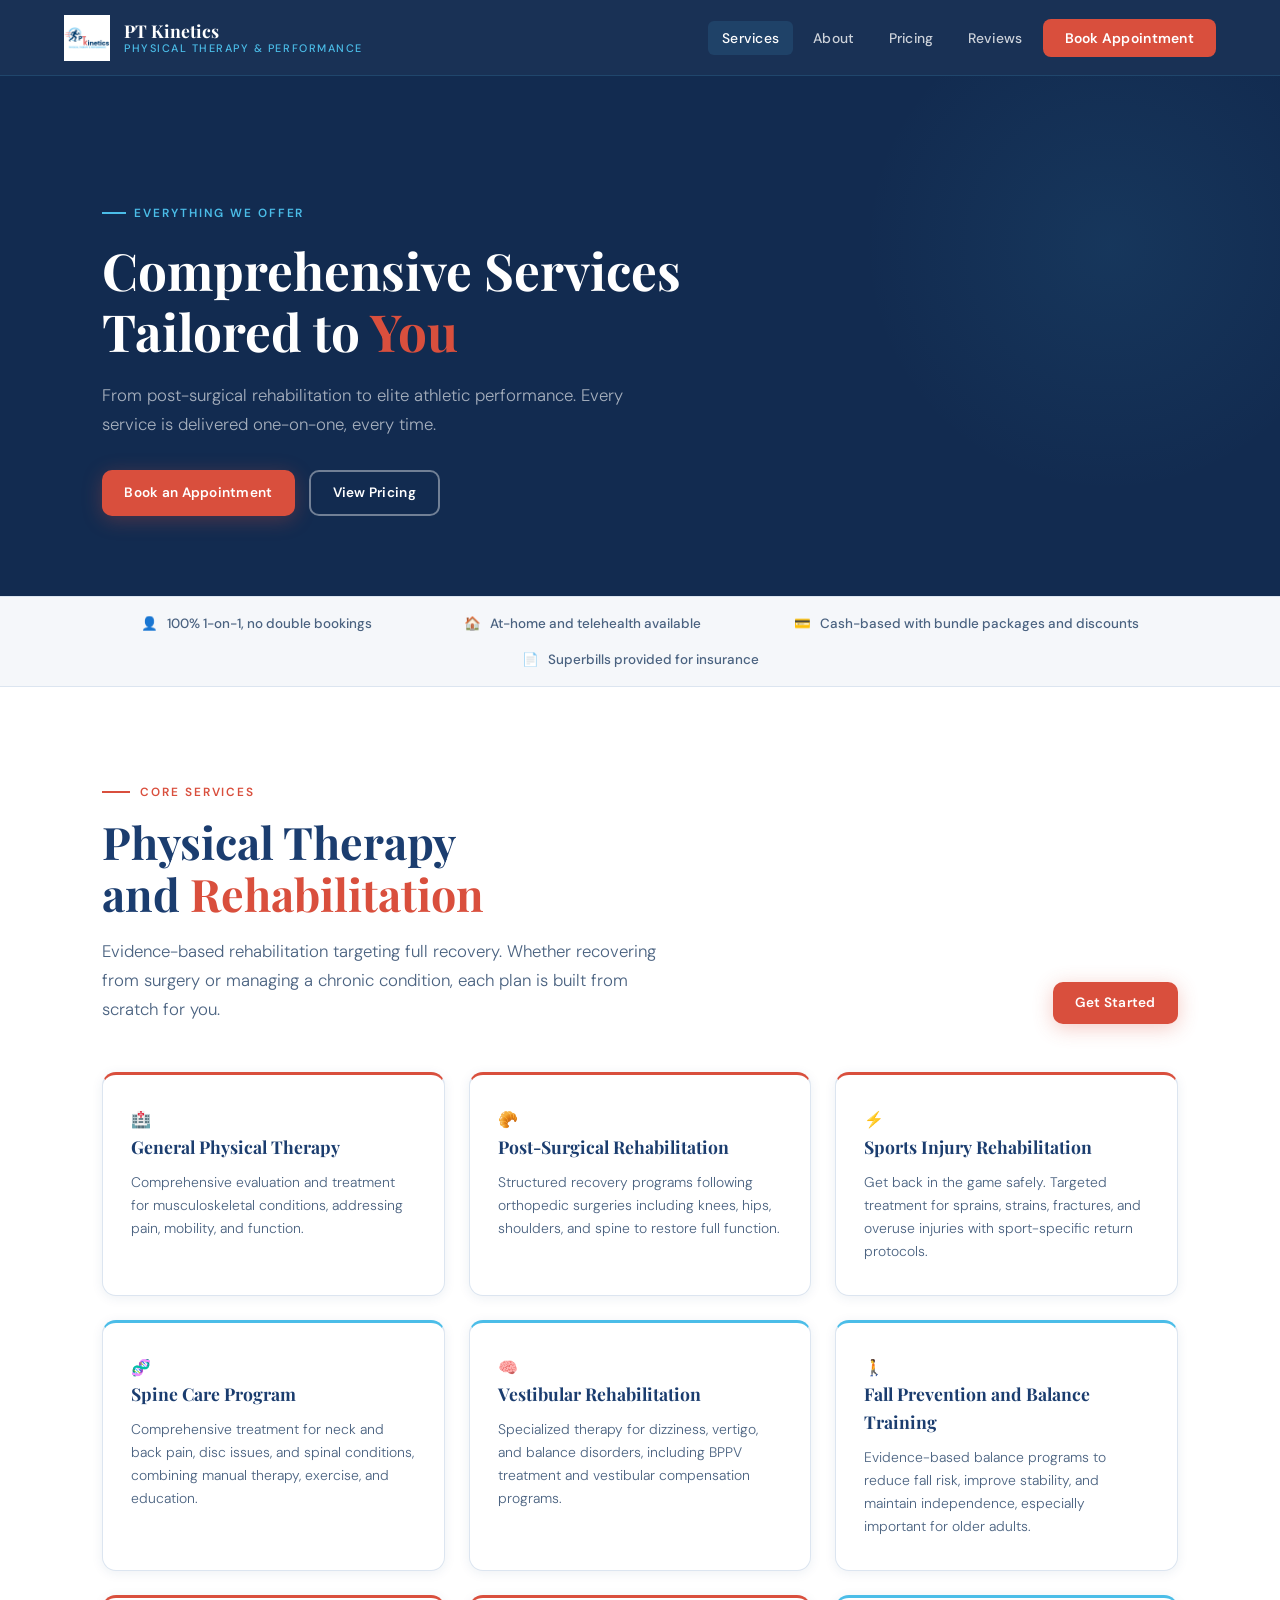
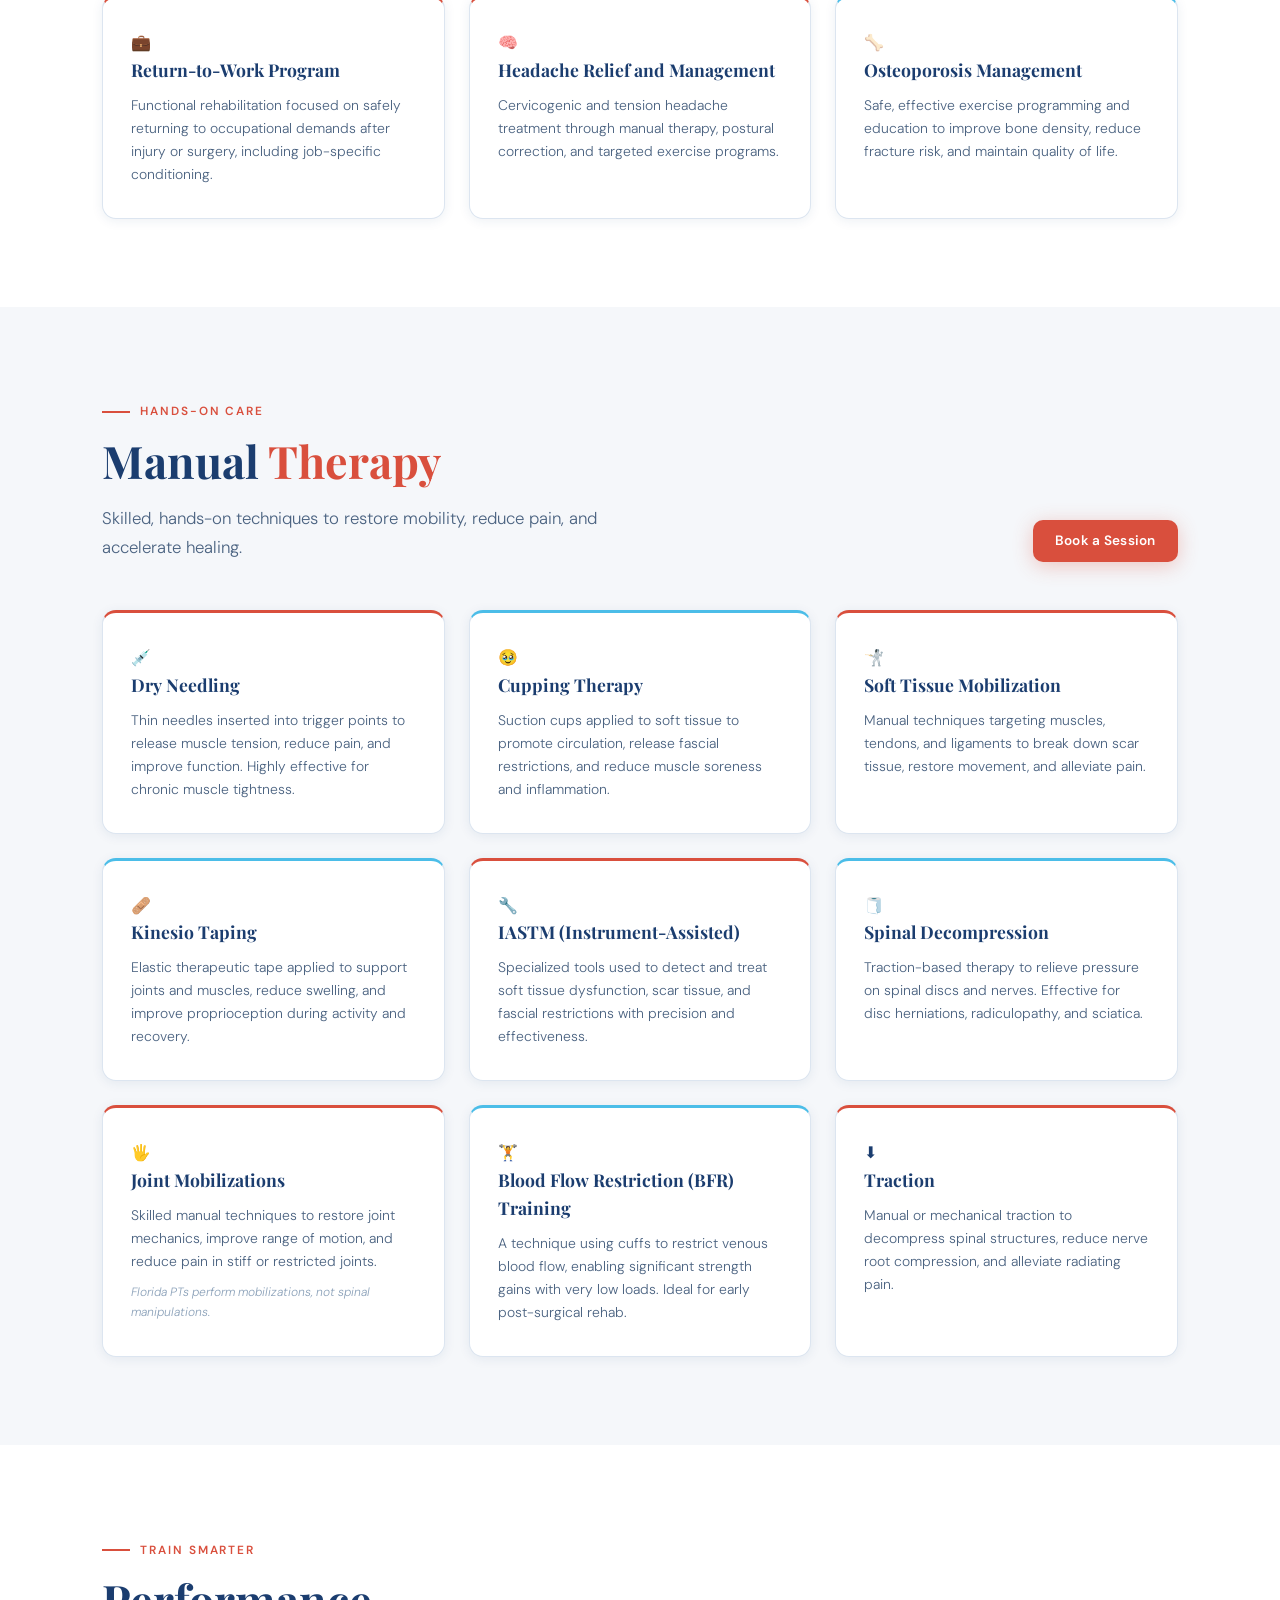
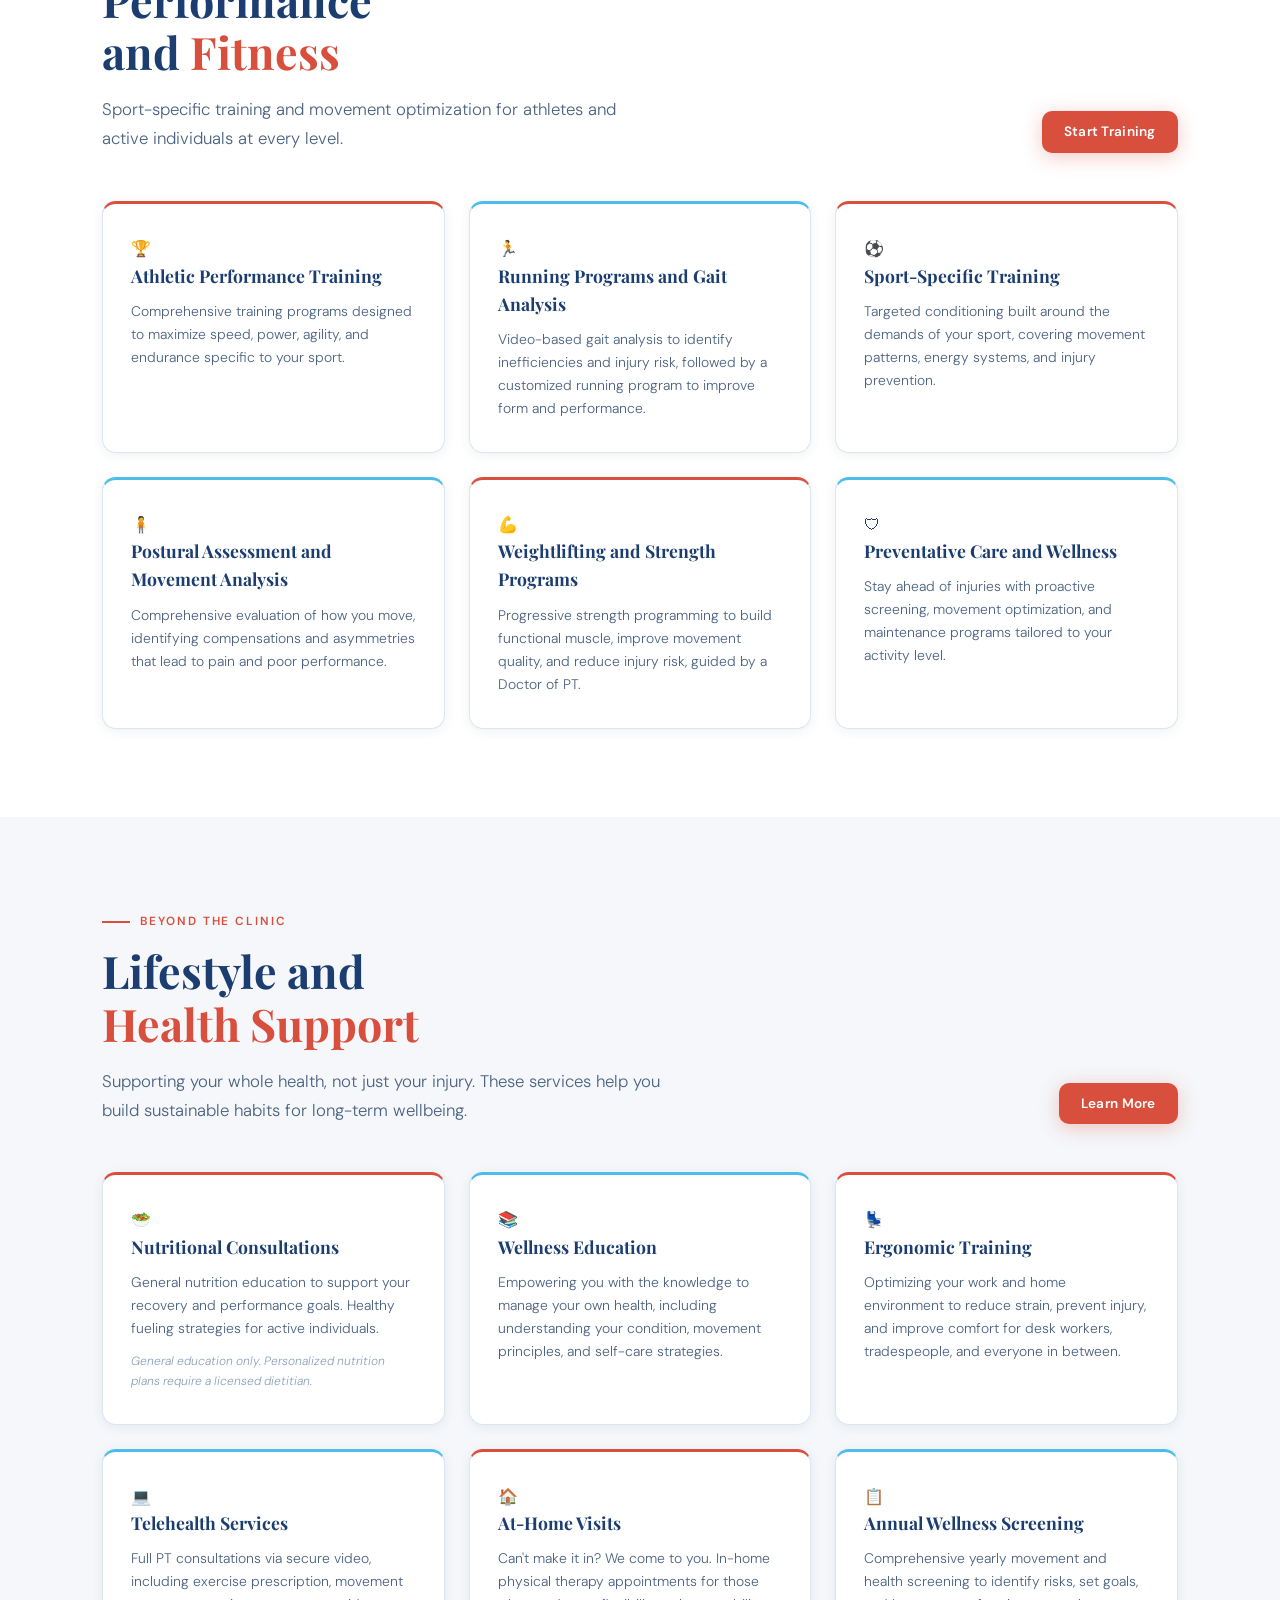
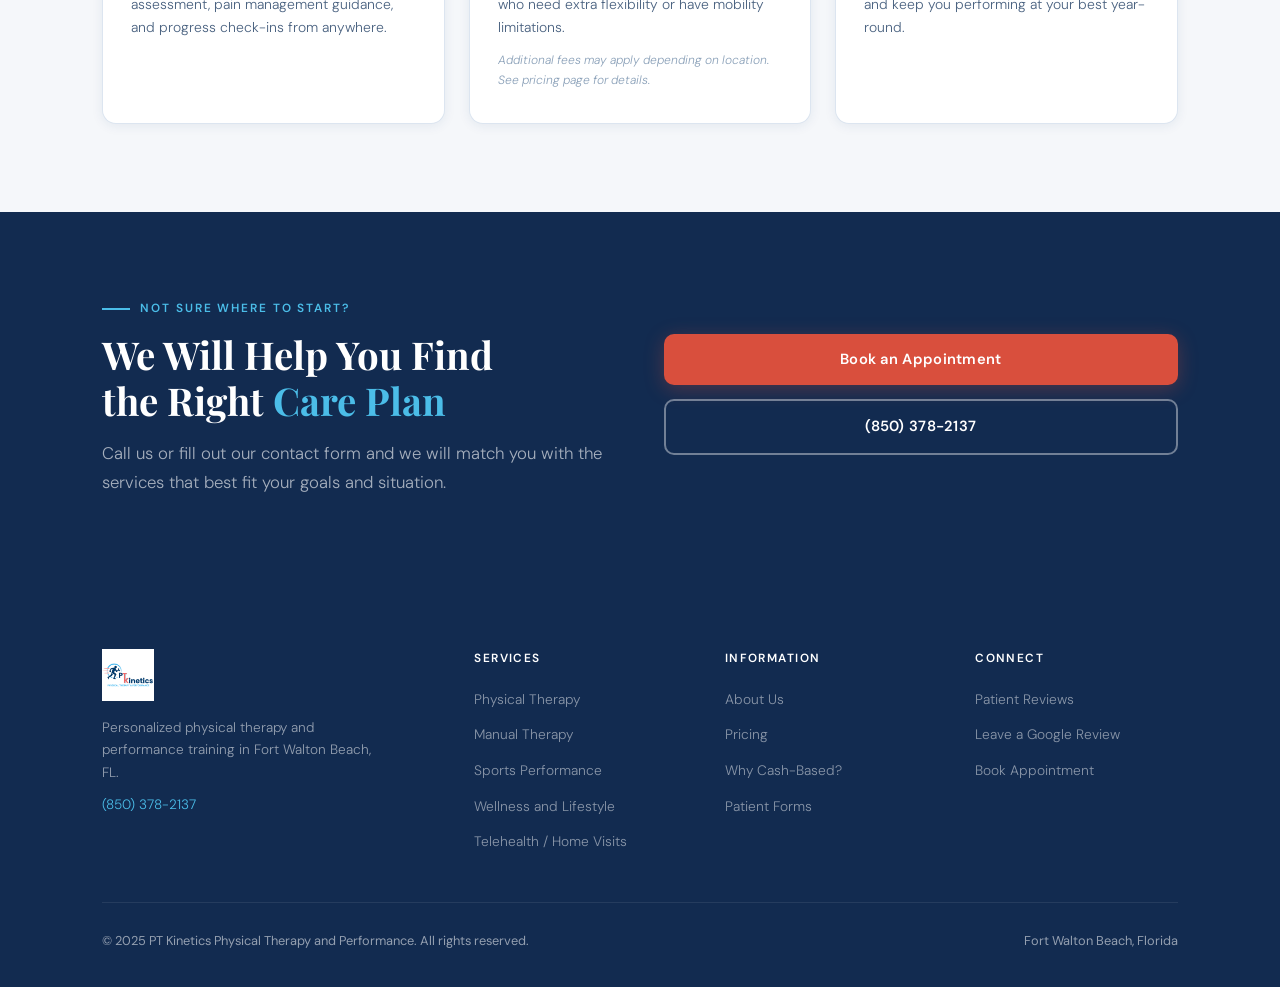
<file: services.html>
<!DOCTYPE html>
<html lang="en">
<head>
  <meta charset="UTF-8">
  <meta name="viewport" content="width=device-width, initial-scale=1.0">
  <title>Services - PT Kinetics | Fort Walton Beach, FL</title>
  <meta name="description" content="Comprehensive physical therapy, manual therapy, performance training, and wellness services. One-on-one care in Fort Walton Beach, FL.">
  <link rel="stylesheet" href="css/styles.css">
</head>
<body>

<nav class="nav">
  <a href="index.html" class="nav-logo">
    <img src="assets/logo.jpg" alt="PT Kinetics Logo">
    <div class="nav-logo-text">
      <span class="brand">PT Kinetics</span>
      <span class="tagline">Physical Therapy &amp; Performance</span>
    </div>
  </a>
  <ul class="nav-links">
    <li><a href="services.html" class="active">Services</a></li>
    <li><a href="about.html">About</a></li>
    <li><a href="pricing.html">Pricing</a></li>
    <li><a href="reviews.html">Reviews</a></li>
    <li class="nav-cta-li"><a href="contact.html">Book Appointment</a></li>
  </ul>
  <button class="nav-hamburger" id="hamburger" aria-label="Menu">
    <span></span><span></span><span></span>
  </button>
</nav>
<nav class="nav-mobile" id="mobileNav">
  <a href="services.html" class="active">Services</a>
  <a href="about.html">About</a>
  <a href="pricing.html">Pricing</a>
  <a href="reviews.html">Reviews</a>
  <a href="contact.html" class="mob-cta">Book Appointment</a>
</nav>

<!-- PAGE HERO -->
<div class="page-top">
  <div class="page-hero">
    <div class="page-hero-label">Everything We Offer</div>
    <h1>Comprehensive Services<br>Tailored to <span style="color:var(--coral);">You</span></h1>
    <p>From post-surgical rehabilitation to elite athletic performance. Every service is delivered one-on-one, every time.</p>
    <div style="display:flex;gap:14px;flex-wrap:wrap;margin-top:32px;">
      <a href="contact.html" class="btn btn-primary btn-sm">Book an Appointment</a>
      <a href="pricing.html" class="btn btn-outline-light btn-sm">View Pricing</a>
    </div>
  </div>
</div>

<!-- TRUST BAR -->
<div class="trust-bar">
  <div class="trust-item"><span class="t-icon">&#128100;</span> 100% 1-on-1, no double bookings</div>
  <div class="trust-item"><span class="t-icon">&#127968;</span> At-home and telehealth available</div>
  <div class="trust-item"><span class="t-icon">&#128179;</span> Cash-based with bundle packages and discounts</div>
  <div class="trust-item"><span class="t-icon">&#128196;</span> Superbills provided for insurance</div>
</div>

<!-- PT & REHAB -->
<section class="section" id="rehab">
  <div class="section-header-split">
    <div>
      <span class="section-label">Core Services</span>
      <h2 class="section-title">Physical Therapy<br>and <em>Rehabilitation</em></h2>
      <p class="section-sub">Evidence-based rehabilitation targeting full recovery. Whether recovering from surgery or managing a chronic condition, each plan is built from scratch for you.</p>
    </div>
    <a href="contact.html" class="btn btn-primary btn-sm">Get Started</a>
  </div>
  <div class="grid-3">
    <div class="card card-top-coral">
      <div class="card-icon">&#127973;</div>
      <h3>General Physical Therapy</h3>
      <p>Comprehensive evaluation and treatment for musculoskeletal conditions, addressing pain, mobility, and function.</p>
    </div>
    <div class="card card-top-coral">
      <div class="card-icon">&#129360;</div>
      <h3>Post-Surgical Rehabilitation</h3>
      <p>Structured recovery programs following orthopedic surgeries including knees, hips, shoulders, and spine to restore full function.</p>
    </div>
    <div class="card card-top-coral">
      <div class="card-icon">&#9889;</div>
      <h3>Sports Injury Rehabilitation</h3>
      <p>Get back in the game safely. Targeted treatment for sprains, strains, fractures, and overuse injuries with sport-specific return protocols.</p>
    </div>
    <div class="card card-top-sky">
      <div class="card-icon">&#129516;</div>
      <h3>Spine Care Program</h3>
      <p>Comprehensive treatment for neck and back pain, disc issues, and spinal conditions, combining manual therapy, exercise, and education.</p>
    </div>
    <div class="card card-top-sky">
      <div class="card-icon">&#129504;</div>
      <h3>Vestibular Rehabilitation</h3>
      <p>Specialized therapy for dizziness, vertigo, and balance disorders, including BPPV treatment and vestibular compensation programs.</p>
    </div>
    <div class="card card-top-sky">
      <div class="card-icon">&#128694;</div>
      <h3>Fall Prevention and Balance Training</h3>
      <p>Evidence-based balance programs to reduce fall risk, improve stability, and maintain independence, especially important for older adults.</p>
    </div>
    <div class="card card-top-coral">
      <div class="card-icon">&#128188;</div>
      <h3>Return-to-Work Program</h3>
      <p>Functional rehabilitation focused on safely returning to occupational demands after injury or surgery, including job-specific conditioning.</p>
    </div>
    <div class="card card-top-coral">
      <div class="card-icon">&#129504;</div>
      <h3>Headache Relief and Management</h3>
      <p>Cervicogenic and tension headache treatment through manual therapy, postural correction, and targeted exercise programs.</p>
    </div>
    <div class="card card-top-sky">
      <div class="card-icon">&#129460;</div>
      <h3>Osteoporosis Management</h3>
      <p>Safe, effective exercise programming and education to improve bone density, reduce fracture risk, and maintain quality of life.</p>
    </div>
  </div>
</section>

<!-- MANUAL THERAPY -->
<section class="section section-bg" id="manual">
  <div class="section-header-split">
    <div>
      <span class="section-label">Hands-On Care</span>
      <h2 class="section-title">Manual <em>Therapy</em></h2>
      <p class="section-sub">Skilled, hands-on techniques to restore mobility, reduce pain, and accelerate healing.</p>
    </div>
    <a href="contact.html" class="btn btn-primary btn-sm">Book a Session</a>
  </div>
  <div class="grid-3">
    <div class="card card-top-coral">
      <div class="card-icon">&#128137;</div>
      <h3>Dry Needling</h3>
      <p>Thin needles inserted into trigger points to release muscle tension, reduce pain, and improve function. Highly effective for chronic muscle tightness.</p>
    </div>
    <div class="card card-top-sky">
      <div class="card-icon">&#129401;</div>
      <h3>Cupping Therapy</h3>
      <p>Suction cups applied to soft tissue to promote circulation, release fascial restrictions, and reduce muscle soreness and inflammation.</p>
    </div>
    <div class="card card-top-coral">
      <div class="card-icon">&#129338;</div>
      <h3>Soft Tissue Mobilization</h3>
      <p>Manual techniques targeting muscles, tendons, and ligaments to break down scar tissue, restore movement, and alleviate pain.</p>
    </div>
    <div class="card card-top-sky">
      <div class="card-icon">&#129657;</div>
      <h3>Kinesio Taping</h3>
      <p>Elastic therapeutic tape applied to support joints and muscles, reduce swelling, and improve proprioception during activity and recovery.</p>
    </div>
    <div class="card card-top-coral">
      <div class="card-icon">&#128295;</div>
      <h3>IASTM (Instrument-Assisted)</h3>
      <p>Specialized tools used to detect and treat soft tissue dysfunction, scar tissue, and fascial restrictions with precision and effectiveness.</p>
    </div>
    <div class="card card-top-sky">
      <div class="card-icon">&#129531;</div>
      <h3>Spinal Decompression</h3>
      <p>Traction-based therapy to relieve pressure on spinal discs and nerves. Effective for disc herniations, radiculopathy, and sciatica.</p>
    </div>
    <div class="card card-top-coral">
      <div class="card-icon">&#128400;</div>
      <h3>Joint Mobilizations</h3>
      <p>Skilled manual techniques to restore joint mechanics, improve range of motion, and reduce pain in stiff or restricted joints.</p>
      <p style="font-size:0.75rem;color:var(--text-light);margin-top:10px;font-style:italic;">Florida PTs perform mobilizations, not spinal manipulations.</p>
    </div>
    <div class="card card-top-sky">
      <div class="card-icon">&#127947;</div>
      <h3>Blood Flow Restriction (BFR) Training</h3>
      <p>A technique using cuffs to restrict venous blood flow, enabling significant strength gains with very low loads. Ideal for early post-surgical rehab.</p>
    </div>
    <div class="card card-top-coral">
      <div class="card-icon">&#11015;</div>
      <h3>Traction</h3>
      <p>Manual or mechanical traction to decompress spinal structures, reduce nerve root compression, and alleviate radiating pain.</p>
    </div>
  </div>
</section>

<!-- PERFORMANCE -->
<section class="section" id="performance">
  <div class="section-header-split">
    <div>
      <span class="section-label">Train Smarter</span>
      <h2 class="section-title">Performance<br>and <em>Fitness</em></h2>
      <p class="section-sub">Sport-specific training and movement optimization for athletes and active individuals at every level.</p>
    </div>
    <a href="contact.html" class="btn btn-primary btn-sm">Start Training</a>
  </div>
  <div class="grid-3">
    <div class="card card-top-coral">
      <div class="card-icon">&#127942;</div>
      <h3>Athletic Performance Training</h3>
      <p>Comprehensive training programs designed to maximize speed, power, agility, and endurance specific to your sport.</p>
    </div>
    <div class="card card-top-sky">
      <div class="card-icon">&#127939;</div>
      <h3>Running Programs and Gait Analysis</h3>
      <p>Video-based gait analysis to identify inefficiencies and injury risk, followed by a customized running program to improve form and performance.</p>
    </div>
    <div class="card card-top-coral">
      <div class="card-icon">&#9917;</div>
      <h3>Sport-Specific Training</h3>
      <p>Targeted conditioning built around the demands of your sport, covering movement patterns, energy systems, and injury prevention.</p>
    </div>
    <div class="card card-top-sky">
      <div class="card-icon">&#129485;</div>
      <h3>Postural Assessment and Movement Analysis</h3>
      <p>Comprehensive evaluation of how you move, identifying compensations and asymmetries that lead to pain and poor performance.</p>
    </div>
    <div class="card card-top-coral">
      <div class="card-icon">&#128170;</div>
      <h3>Weightlifting and Strength Programs</h3>
      <p>Progressive strength programming to build functional muscle, improve movement quality, and reduce injury risk, guided by a Doctor of PT.</p>
    </div>
    <div class="card card-top-sky">
      <div class="card-icon">&#128737;</div>
      <h3>Preventative Care and Wellness</h3>
      <p>Stay ahead of injuries with proactive screening, movement optimization, and maintenance programs tailored to your activity level.</p>
    </div>
  </div>
</section>

<!-- LIFESTYLE -->
<section class="section section-bg" id="lifestyle">
  <div class="section-header-split">
    <div>
      <span class="section-label">Beyond the Clinic</span>
      <h2 class="section-title">Lifestyle and<br><em>Health Support</em></h2>
      <p class="section-sub">Supporting your whole health, not just your injury. These services help you build sustainable habits for long-term wellbeing.</p>
    </div>
    <a href="contact.html" class="btn btn-primary btn-sm">Learn More</a>
  </div>
  <div class="grid-3">
    <div class="card card-top-coral">
      <div class="card-icon">&#129367;</div>
      <h3>Nutritional Consultations</h3>
      <p>General nutrition education to support your recovery and performance goals. Healthy fueling strategies for active individuals.</p>
      <p style="font-size:0.75rem;color:var(--text-light);margin-top:12px;font-style:italic;">General education only. Personalized nutrition plans require a licensed dietitian.</p>
    </div>
    <div class="card card-top-sky">
      <div class="card-icon">&#128218;</div>
      <h3>Wellness Education</h3>
      <p>Empowering you with the knowledge to manage your own health, including understanding your condition, movement principles, and self-care strategies.</p>
    </div>
    <div class="card card-top-coral">
      <div class="card-icon">&#128186;</div>
      <h3>Ergonomic Training</h3>
      <p>Optimizing your work and home environment to reduce strain, prevent injury, and improve comfort for desk workers, tradespeople, and everyone in between.</p>
    </div>
    <div class="card card-top-sky" id="telehealth">
      <div class="card-icon">&#128187;</div>
      <h3>Telehealth Services</h3>
      <p>Full PT consultations via secure video, including exercise prescription, movement assessment, pain management guidance, and progress check-ins from anywhere.</p>
    </div>
    <div class="card card-top-coral">
      <div class="card-icon">&#127968;</div>
      <h3>At-Home Visits</h3>
      <p>Can't make it in? We come to you. In-home physical therapy appointments for those who need extra flexibility or have mobility limitations.</p>
      <p style="font-size:0.75rem;color:var(--text-light);margin-top:12px;font-style:italic;">Additional fees may apply depending on location. See pricing page for details.</p>
    </div>
    <div class="card card-top-sky">
      <div class="card-icon">&#128203;</div>
      <h3>Annual Wellness Screening</h3>
      <p>Comprehensive yearly movement and health screening to identify risks, set goals, and keep you performing at your best year-round.</p>
    </div>
  </div>
</section>

<!-- BOTTOM CTA -->
<section style="background:var(--navy-dark);padding:80px 8%;display:grid;grid-template-columns:1fr 1fr;gap:48px;align-items:center;" class="cta-grid">
  <div>
    <span class="section-label sky">Not Sure Where to Start?</span>
    <h2 class="section-title light" style="font-size:clamp(1.8rem,3vw,2.6rem);">We Will Help You Find<br>the Right <em class="sky">Care Plan</em></h2>
    <p class="section-sub light">Call us or fill out our contact form and we will match you with the services that best fit your goals and situation.</p>
  </div>
  <div style="display:flex;flex-direction:column;gap:14px;">
    <a href="contact.html" class="btn btn-primary" style="justify-content:center;">Book an Appointment</a>
    <a href="tel:8503782137" class="btn btn-outline-light" style="justify-content:center;">(850) 378-2137</a>
  </div>
</section>

<!-- FOOTER -->
<footer>
  <div class="footer-grid">
    <div class="footer-brand">
      <img src="assets/logo.jpg" alt="PT Kinetics Logo">
      <p>Personalized physical therapy and performance training in Fort Walton Beach, FL.</p>
      <p class="footer-phone"><a href="tel:8503782137">(850) 378-2137</a></p>
    </div>
    <div class="footer-col">
      <h4>Services</h4>
      <ul>
        <li><a href="#rehab">Physical Therapy</a></li>
        <li><a href="#manual">Manual Therapy</a></li>
        <li><a href="#performance">Sports Performance</a></li>
        <li><a href="#lifestyle">Wellness and Lifestyle</a></li>
        <li><a href="#telehealth">Telehealth / Home Visits</a></li>
      </ul>
    </div>
    <div class="footer-col">
      <h4>Information</h4>
      <ul>
        <li><a href="about.html">About Us</a></li>
        <li><a href="pricing.html">Pricing</a></li>
        <li><a href="pricing.html#cash">Why Cash-Based?</a></li>
        <li><a href="contact.html#forms">Patient Forms</a></li>
      </ul>
    </div>
    <div class="footer-col">
      <h4>Connect</h4>
      <ul>
        <li><a href="reviews.html">Patient Reviews</a></li>
        <li><a href="https://g.page/r/CU9PrtoyOIDMEAI/review" target="_blank">Leave a Google Review</a></li>
        <li><a href="contact.html">Book Appointment</a></li>
      </ul>
    </div>
  </div>
  <div class="footer-bottom">
    <p>&copy; 2025 PT Kinetics Physical Therapy and Performance. All rights reserved.</p>
    <p>Fort Walton Beach, Florida</p>
  </div>
</footer>

<script src="js/main.js"></script>
<style>
@media(max-width:768px){
  .cta-grid { display:block!important; }
  .cta-grid > div { margin-bottom:24px; }
}
</style>
</body>
</html>
</file>
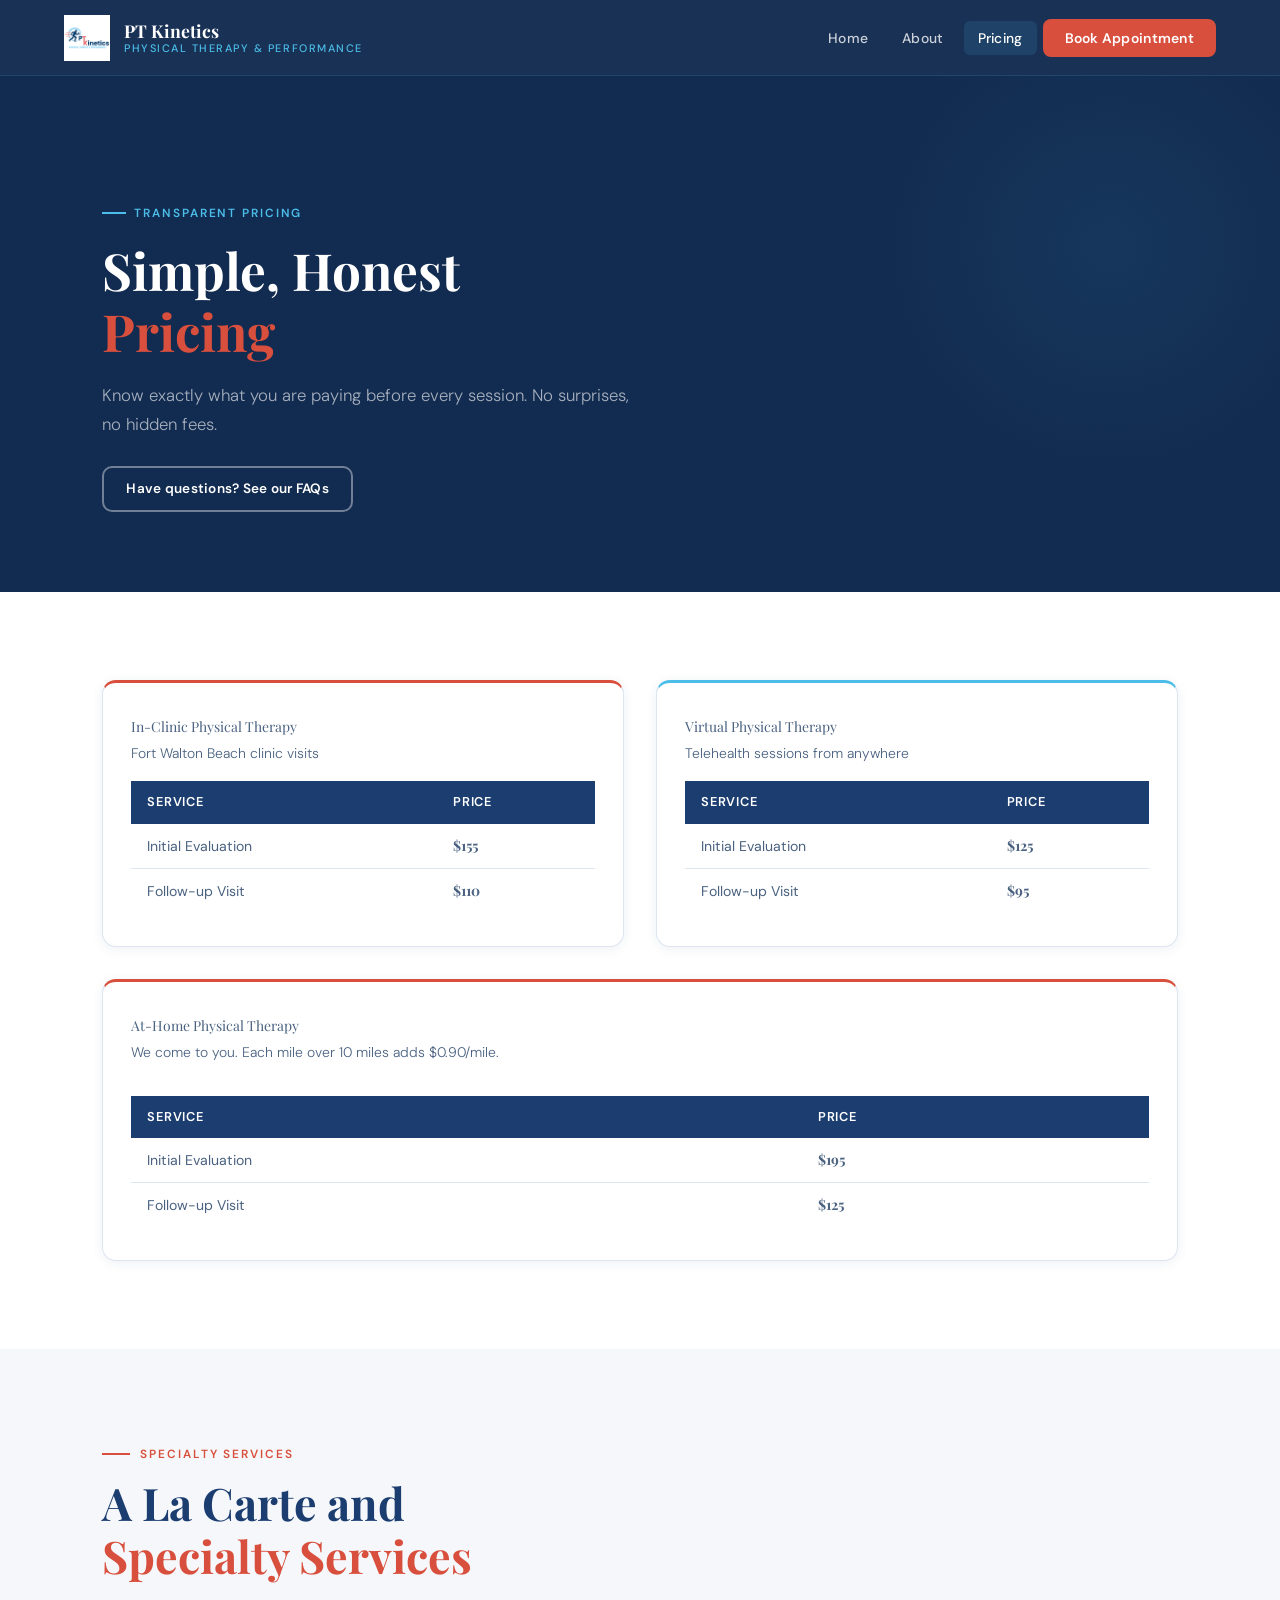
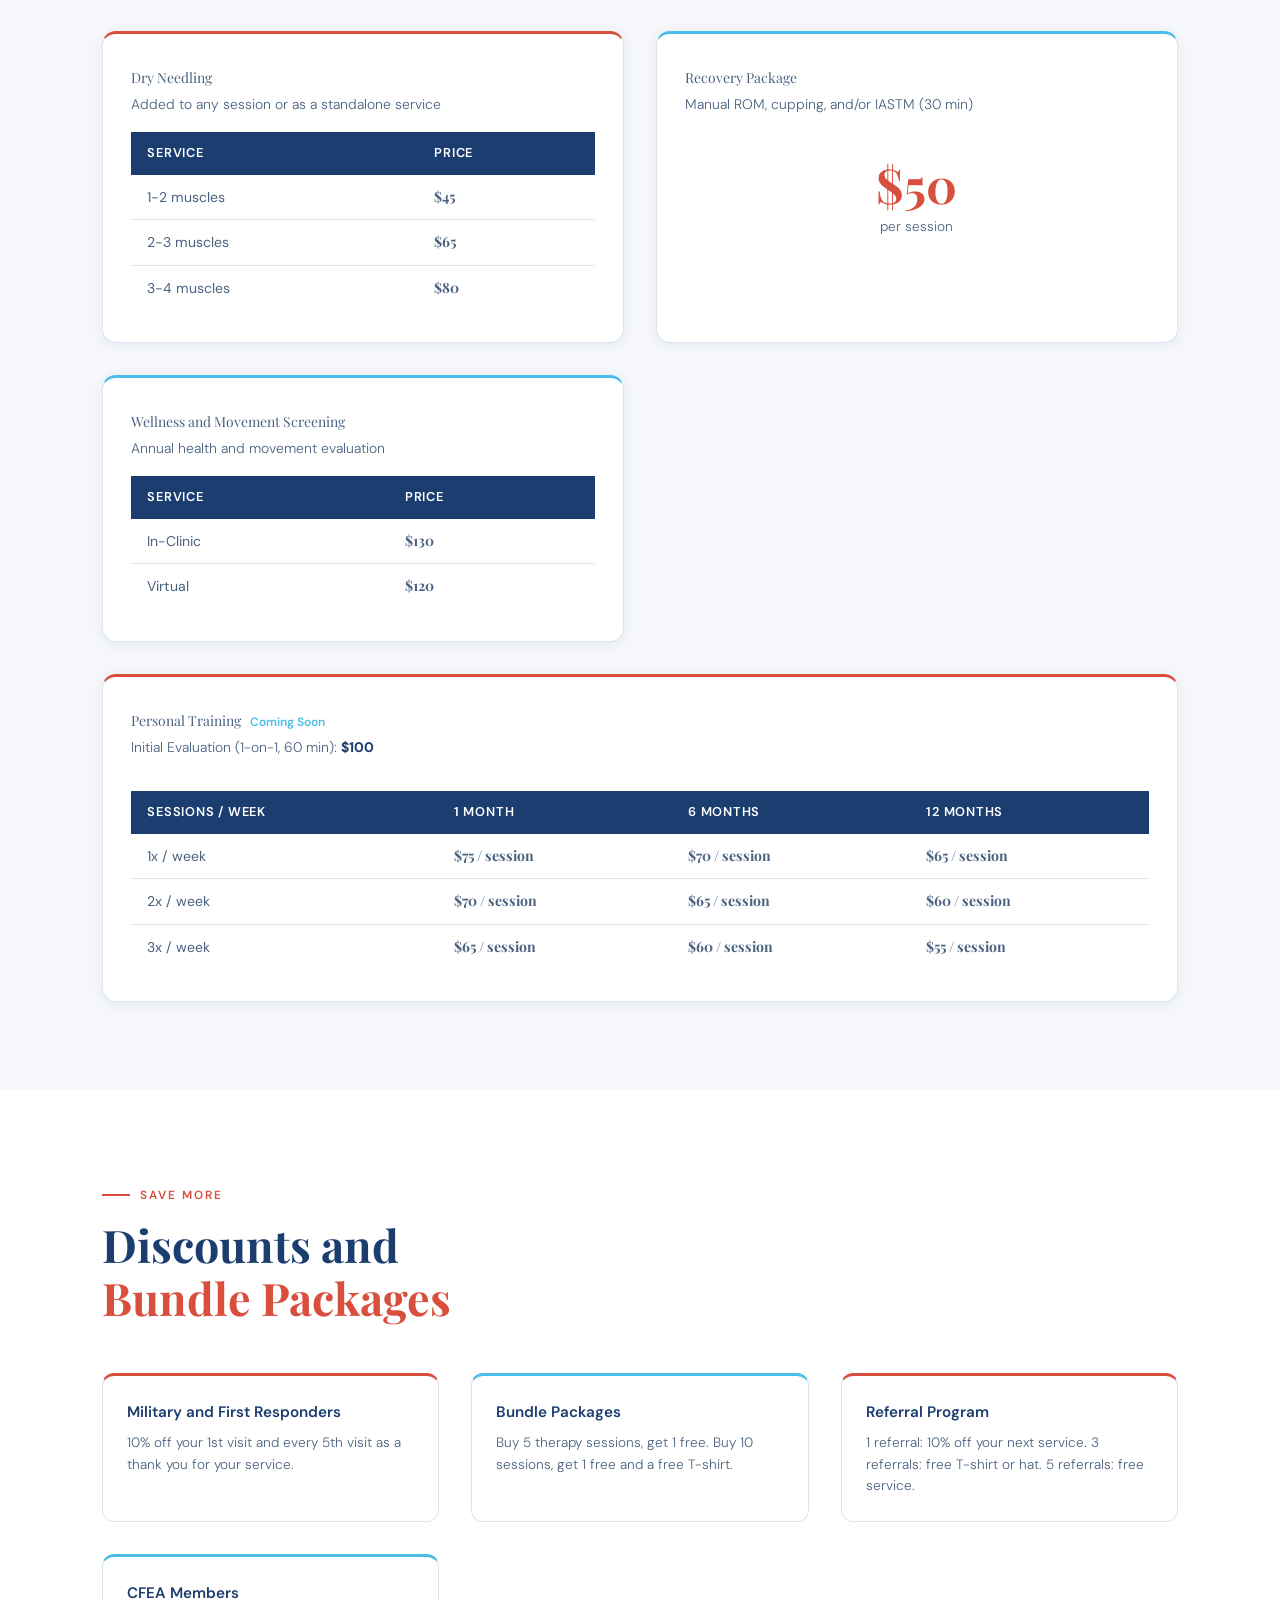
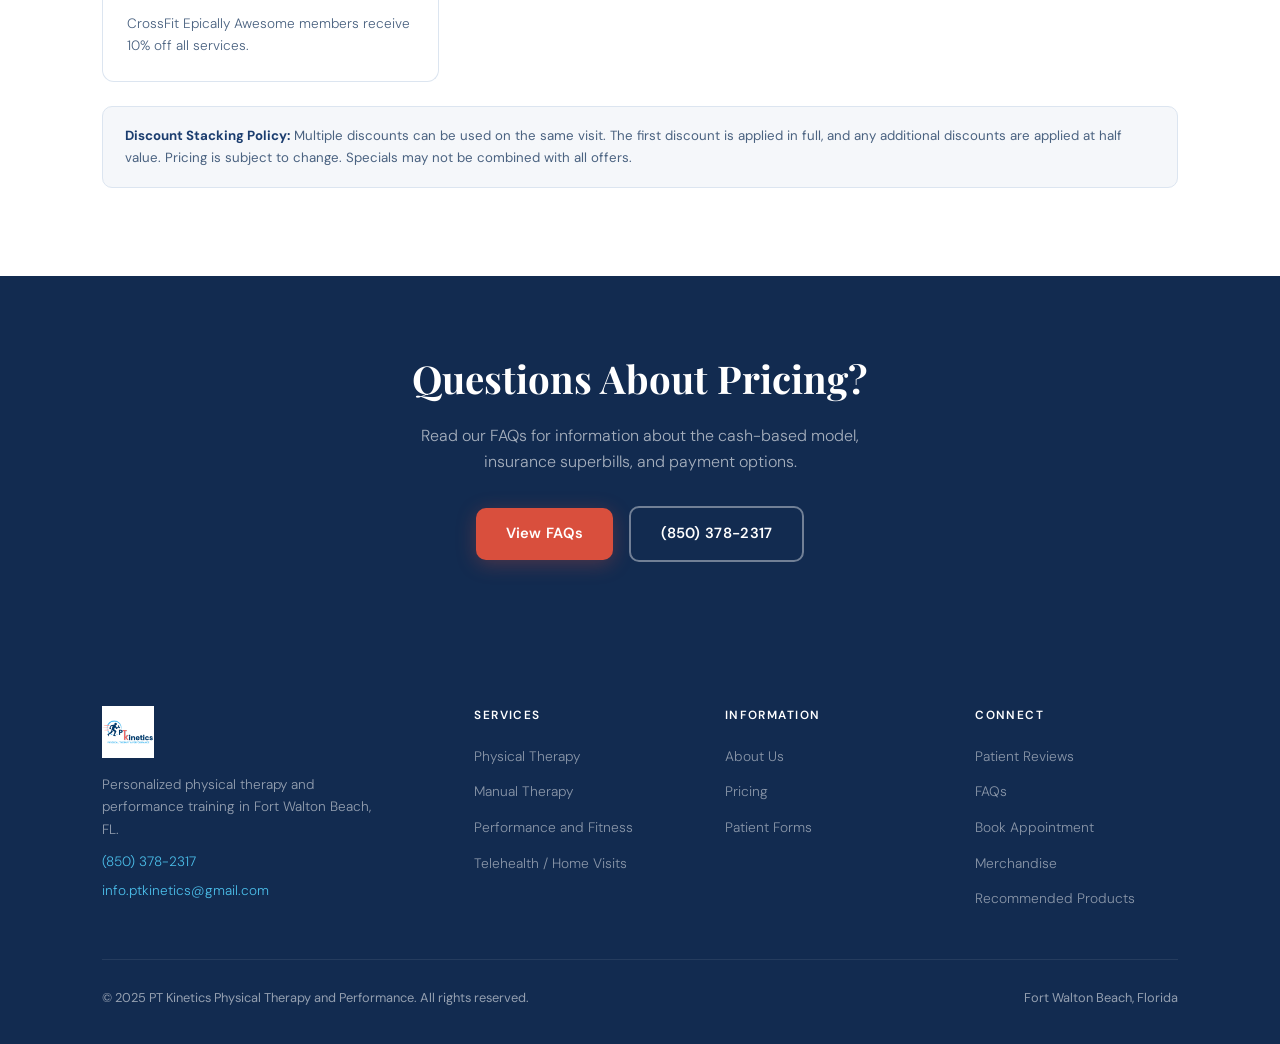
<file: assets/pricing.html>
<!DOCTYPE html>
<html lang="en">
<head>
  <meta charset="UTF-8">
  <meta name="viewport" content="width=device-width, initial-scale=1.0">
  <title>Pricing - PT Kinetics | Fort Walton Beach, FL</title>
  <meta name="description" content="Transparent pricing for PT Kinetics physical therapy in Fort Walton Beach, FL. In-clinic, virtual, at-home, and specialty service rates.">
  <link rel="stylesheet" href="css/styles.css">
  <style>
    .price-section-title { font-family:'Playfair Display',serif; font-size:1.2rem; font-weight:700; color:var(--navy); margin-bottom:4px; }
    .price-section-sub { font-size:0.83rem; color:var(--text-light); margin-bottom:0; }
    .discount-card { background:var(--white); border:1px solid var(--border); border-radius:12px; padding:24px; }
    .discount-card h4 { font-size:0.95rem; font-weight:600; color:var(--navy); margin-bottom:8px; }
    .discount-card p { font-size:0.85rem; color:var(--text-mid); line-height:1.6; font-weight:300; }
    .note-box { background:var(--cream); border:1px solid var(--border); border-radius:10px; padding:18px 22px; font-size:0.83rem; color:var(--text-mid); line-height:1.65; }
  </style>
</head>
<body>

<nav class="nav">
  <a href="index.html" class="nav-logo">
    <img src="assets/logo.jpg" alt="PT Kinetics Logo">
    <div class="nav-logo-text">
      <span class="brand">PT Kinetics</span>
      <span class="tagline">Physical Therapy &amp; Performance</span>
    </div>
  </a>
  <ul class="nav-links">
    <li><a href="index.html">Home</a></li>
    <li><a href="about.html">About</a></li>
    <li><a href="pricing.html" class="active">Pricing</a></li>
    <li class="nav-cta-li"><a href="contact.html">Book Appointment</a></li>
  </ul>
  <button class="nav-hamburger" id="hamburger" aria-label="Menu">
    <span></span><span></span><span></span>
  </button>
</nav>
<nav class="nav-mobile" id="mobileNav">
  <a href="index.html">Home</a>
  <a href="about.html">About</a>
  <a href="pricing.html">Pricing</a>
  <a href="contact.html" class="mob-cta">Book Appointment</a>
</nav>

<!-- HERO -->
<div class="page-top">
  <div class="page-hero">
    <div class="page-hero-label">Transparent Pricing</div>
    <h1>Simple, Honest<br><span style="color:var(--coral);">Pricing</span></h1>
    <p>Know exactly what you are paying before every session. No surprises, no hidden fees.</p>
    <div style="margin-top:28px;">
      <a href="contact.html#faq" class="btn btn-outline-light btn-sm">Have questions? See our FAQs</a>
    </div>
  </div>
</div>

<!-- MAIN PRICING -->
<section class="section">
  <div class="grid-2 gap-32">

    <!-- In-Clinic -->
    <div class="card card-top-coral">
      <p class="price-section-title">In-Clinic Physical Therapy</p>
      <p class="price-section-sub" style="margin-bottom:16px;">Fort Walton Beach clinic visits</p>
      <table class="price-table">
        <tr><th>Service</th><th>Price</th></tr>
        <tr><td>Initial Evaluation</td><td class="price-val">$155</td></tr>
        <tr><td>Follow-up Visit</td><td class="price-val">$110</td></tr>
      </table>
    </div>

    <!-- Virtual -->
    <div class="card card-top-sky">
      <p class="price-section-title">Virtual Physical Therapy</p>
      <p class="price-section-sub" style="margin-bottom:16px;">Telehealth sessions from anywhere</p>
      <table class="price-table">
        <tr><th>Service</th><th>Price</th></tr>
        <tr><td>Initial Evaluation</td><td class="price-val">$125</td></tr>
        <tr><td>Follow-up Visit</td><td class="price-val">$95</td></tr>
      </table>
    </div>

    <!-- At-Home -->
    <div class="card card-top-coral" style="grid-column:span 2;">
      <p class="price-section-title">At-Home Physical Therapy</p>
      <p class="price-section-sub" style="margin-bottom:16px;">We come to you. Each mile over 10 miles adds $0.90/mile.</p>
      <div style="overflow-x:auto;">
        <table class="price-table">
          <tr><th>Service</th><th>Price</th></tr>
          <tr><td>Initial Evaluation</td><td class="price-val">$195</td></tr>
          <tr><td>Follow-up Visit</td><td class="price-val">$125</td></tr>
        </table>
      </div>
    </div>

  </div>
</section>

<!-- SPECIALTY + WELLNESS -->
<section class="section section-bg">
  <div class="section-header-split">
    <div>
      <span class="section-label">Specialty Services</span>
      <h2 class="section-title" style="margin-bottom:0;">A La Carte and<br><em>Specialty Services</em></h2>
    </div>
  </div>
  <div class="grid-2 gap-32">

    <!-- Dry Needling -->
    <div class="card card-top-coral">
      <p class="price-section-title">Dry Needling</p>
      <p class="price-section-sub" style="margin-bottom:16px;">Added to any session or as a standalone service</p>
      <table class="price-table">
        <tr><th>Service</th><th>Price</th></tr>
        <tr><td>1-2 muscles</td><td class="price-val">$45</td></tr>
        <tr><td>2-3 muscles</td><td class="price-val">$65</td></tr>
        <tr><td>3-4 muscles</td><td class="price-val">$80</td></tr>
      </table>
    </div>

    <!-- Recovery Only -->
    <div class="card card-top-sky">
      <p class="price-section-title">Recovery Package</p>
      <p class="price-section-sub" style="margin-bottom:16px;">Manual ROM, cupping, and/or IASTM (30 min)</p>
      <div style="text-align:center;padding:28px 0;">
        <p style="font-family:'Playfair Display',serif;font-size:3rem;color:var(--coral);font-weight:700;line-height:1;">$50</p>
        <p style="font-size:0.85rem;color:var(--text-mid);margin-top:8px;">per session</p>
      </div>
    </div>

    <!-- Wellness -->
    <div class="card card-top-sky">
      <p class="price-section-title">Wellness and Movement Screening</p>
      <p class="price-section-sub" style="margin-bottom:16px;">Annual health and movement evaluation</p>
      <table class="price-table">
        <tr><th>Service</th><th>Price</th></tr>
        <tr><td>In-Clinic</td><td class="price-val">$130</td></tr>
        <tr><td>Virtual</td><td class="price-val">$120</td></tr>
      </table>
    </div>

    <!-- Personal Training -->
    <div class="card card-top-coral" style="grid-column:span 2;">
      <p class="price-section-title">Personal Training <span style="font-size:0.75rem;color:var(--sky);font-family:'DM Sans',sans-serif;font-weight:600;margin-left:6px;">Coming Soon</span></p>
      <p class="price-section-sub" style="margin-bottom:16px;">Initial Evaluation (1-on-1, 60 min): <strong style="color:var(--navy);">$100</strong></p>
      <div style="overflow-x:auto;">
        <table class="price-table">
          <tr>
            <th>Sessions / Week</th>
            <th>1 Month</th>
            <th>6 Months</th>
            <th>12 Months</th>
          </tr>
          <tr>
            <td>1x / week</td>
            <td class="price-val">$75 / session</td>
            <td class="price-val">$70 / session</td>
            <td class="price-val">$65 / session</td>
          </tr>
          <tr>
            <td>2x / week</td>
            <td class="price-val">$70 / session</td>
            <td class="price-val">$65 / session</td>
            <td class="price-val">$60 / session</td>
          </tr>
          <tr>
            <td>3x / week</td>
            <td class="price-val">$65 / session</td>
            <td class="price-val">$60 / session</td>
            <td class="price-val">$55 / session</td>
          </tr>
        </table>
      </div>
    </div>

  </div>
</section>

<!-- DISCOUNTS AND BUNDLES -->
<section class="section">
  <div class="section-header-split">
    <div>
      <span class="section-label">Save More</span>
      <h2 class="section-title" style="margin-bottom:0;">Discounts and<br><em>Bundle Packages</em></h2>
    </div>
  </div>
  <div class="grid-3 gap-32" style="margin-bottom:24px;">
    <div class="discount-card" style="border-top:3px solid var(--coral);">
      <h4>Military and First Responders</h4>
      <p>10% off your 1st visit and every 5th visit as a thank you for your service.</p>
    </div>
    <div class="discount-card" style="border-top:3px solid var(--sky);">
      <h4>Bundle Packages</h4>
      <p>Buy 5 therapy sessions, get 1 free. Buy 10 sessions, get 1 free and a free T-shirt.</p>
    </div>
    <div class="discount-card" style="border-top:3px solid var(--coral);">
      <h4>Referral Program</h4>
      <p>1 referral: 10% off your next service. 3 referrals: free T-shirt or hat. 5 referrals: free service.</p>
    </div>
    <div class="discount-card" style="border-top:3px solid var(--sky);">
      <h4>CFEA Members</h4>
      <p>CrossFit Epically Awesome members receive 10% off all services.</p>
    </div>
  </div>
  <div class="note-box">
    <strong style="color:var(--navy);">Discount Stacking Policy:</strong> Multiple discounts can be used on the same visit. The first discount is applied in full, and any additional discounts are applied at half value. Pricing is subject to change. Specials may not be combined with all offers.
  </div>
</section>

<!-- FAQ LINK -->
<section style="background:var(--navy-dark);padding:72px 8%;text-align:center;">
  <h2 style="font-family:'Playfair Display',serif;color:var(--white);font-size:clamp(1.8rem,3vw,2.6rem);font-weight:700;margin-bottom:14px;">Questions About Pricing?</h2>
  <p style="color:rgba(255,255,255,0.62);font-size:1rem;font-weight:300;max-width:440px;margin:0 auto 32px;">Read our FAQs for information about the cash-based model, insurance superbills, and payment options.</p>
  <div style="display:flex;align-items:center;justify-content:center;gap:16px;flex-wrap:wrap;">
    <a href="contact.html#faq" class="btn btn-primary">View FAQs</a>
    <a href="tel:8503782317" class="btn btn-outline-light">(850) 378-2317</a>
  </div>
</section>

<!-- FOOTER -->
<footer>
  <div class="footer-grid">
    <div class="footer-brand">
      <img src="assets/logo.jpg" alt="PT Kinetics Logo">
      <p>Personalized physical therapy and performance training in Fort Walton Beach, FL.</p>
      <p class="footer-phone"><a href="tel:8503782317">(850) 378-2317</a></p>
      <p style="margin-top:6px;font-size:0.85rem;"><a href="mailto:info.ptkinetics@gmail.com" style="color:var(--sky);">info.ptkinetics@gmail.com</a></p>
    </div>
    <div class="footer-col">
      <h4>Services</h4>
      <ul>
        <li><a href="index.html#services">Physical Therapy</a></li>
        <li><a href="index.html#services">Manual Therapy</a></li>
        <li><a href="index.html#services">Performance and Fitness</a></li>
        <li><a href="index.html#services">Telehealth / Home Visits</a></li>
      </ul>
    </div>
    <div class="footer-col">
      <h4>Information</h4>
      <ul>
        <li><a href="about.html">About Us</a></li>
        <li><a href="pricing.html">Pricing</a></li>
        <li><a href="contact.html#forms">Patient Forms</a></li>
      </ul>
    </div>
    <div class="footer-col">
      <h4>Connect</h4>
      <ul>
        <li><a href="https://g.page/r/CU9PrtoyOIDMEAI/review" target="_blank">Patient Reviews</a></li>
        <li><a href="contact.html#faq">FAQs</a></li>
        <li><a href="contact.html">Book Appointment</a></li>
        <li><a href="https://tkpt.net/shop/" target="_blank">Merchandise</a></li>
        <li><a href="https://tkpt.net/recommended-products/" target="_blank">Recommended Products</a></li>
      </ul>
    </div>
  </div>
  <div class="footer-bottom">
    <p>&copy; 2025 PT Kinetics Physical Therapy and Performance. All rights reserved.</p>
    <p>Fort Walton Beach, Florida</p>
  </div>
</footer>

<script src="js/main.js"></script>
<style>
@media(max-width:768px){
  [style*="grid-column:span 2"] { grid-column:span 1 !important; }
}
</style>
</body>
</html>
</file>
<file: css/styles.css>
@import url('https://fonts.googleapis.com/css2?family=Playfair+Display:wght@500;700&family=DM+Sans:ital,wght@0,300;0,400;0,500;0,600;1,300&display=swap');

:root {
  --navy:        #1B3D6F;
  --navy-mid:    #254f8a;
  --navy-dark:   #122b50;
  --coral:       #D94F3D;
  --coral-light: #e8684f;
  --sky:         #4BBDE8;
  --sky-light:   #72cef0;
  --cream:       #f5f7fa;
  --white:       #ffffff;
  --text-dark:   #1B3D6F;
  --text-mid:    #4a6280;
  --text-light:  #8aa0b8;
  --border:      #dce5f0;
  --shadow-sm:   0 2px 12px rgba(27,61,111,0.08);
  --shadow-md:   0 8px 32px rgba(27,61,111,0.13);
  --shadow-lg:   0 20px 60px rgba(27,61,111,0.18);
}

*, *::before, *::after { margin:0; padding:0; box-sizing:border-box; }
html { scroll-behavior:smooth; }
body { font-family:'DM Sans',sans-serif; background:var(--white); color:var(--text-dark); overflow-x:hidden; line-height:1.6; }
img { display:block; max-width:100%; }
a { text-decoration:none; color:inherit; }

/* NAV */
.nav {
  position:fixed; top:0; left:0; right:0; z-index:200;
  display:flex; align-items:center; justify-content:space-between;
  padding:0 5%; height:76px;
  background:rgba(18,43,80,0.97); backdrop-filter:blur(16px);
  border-bottom:1px solid rgba(75,189,232,0.15); transition:height 0.3s;
}
.nav.scrolled { height:64px; }
.nav-logo { display:flex; align-items:center; gap:14px; }
.nav-logo img { height:46px; width:auto; }
.nav-logo-text { display:flex; flex-direction:column; line-height:1.25; }
.nav-logo-text .brand { font-family:'Playfair Display',serif; color:var(--white); font-size:1.1rem; font-weight:700; }
.nav-logo-text .tagline { color:var(--sky); font-size:0.68rem; letter-spacing:0.14em; text-transform:uppercase; font-weight:500; }
.nav-links { display:flex; align-items:center; gap:6px; list-style:none; }
.nav-links a { color:rgba(255,255,255,0.78); font-size:0.87rem; font-weight:500; padding:8px 14px; border-radius:6px; transition:all 0.2s; letter-spacing:0.02em; }
.nav-links a:hover, .nav-links a.active { color:var(--white); background:rgba(75,189,232,0.12); }
.nav-cta-li a { background:var(--coral) !important; color:var(--white) !important; padding:10px 22px !important; border-radius:8px !important; font-weight:600 !important; }
.nav-cta-li a:hover { background:var(--coral-light) !important; }

.nav-hamburger { display:none; flex-direction:column; gap:5px; cursor:pointer; padding:8px; background:none; border:none; }
.nav-hamburger span { display:block; width:24px; height:2px; background:var(--white); border-radius:2px; transition:all 0.3s; }
.nav-hamburger.open span:nth-child(1) { transform:translateY(7px) rotate(45deg); }
.nav-hamburger.open span:nth-child(2) { opacity:0; }
.nav-hamburger.open span:nth-child(3) { transform:translateY(-7px) rotate(-45deg); }

.nav-mobile {
  display:none; position:fixed; top:76px; left:0; right:0;
  background:var(--navy-dark); z-index:199;
  padding:20px 5% 28px; flex-direction:column; gap:4px;
  border-bottom:1px solid rgba(75,189,232,0.12);
}
.nav-mobile.open { display:flex; }
.nav-mobile a { color:rgba(255,255,255,0.8); font-size:0.98rem; font-weight:500; padding:12px 16px; border-radius:8px; transition:all 0.2s; }
.nav-mobile a:hover { background:rgba(75,189,232,0.1); color:var(--white); }
.nav-mobile .mob-cta { background:var(--coral) !important; color:var(--white) !important; text-align:center; margin-top:10px; font-weight:600 !important; border-radius:10px; }

.page-top { padding-top:76px; }

/* SECTIONS */
.section { padding:88px 8%; }
.section-sm { padding:64px 8%; }
.section-bg { background:var(--cream); }
.section-navy { background:var(--navy); }
.section-dark { background:var(--navy-dark); }

.section-label { display:inline-flex; align-items:center; gap:10px; color:var(--coral); font-size:0.74rem; font-weight:600; letter-spacing:0.16em; text-transform:uppercase; margin-bottom:14px; }
.section-label::before { content:''; width:28px; height:2px; background:var(--coral); }
.section-label.sky { color:var(--sky); }
.section-label.sky::before { background:var(--sky); }

.section-title { font-family:'Playfair Display',serif; font-size:clamp(2rem,3.5vw,3.2rem); font-weight:700; color:var(--navy); line-height:1.18; margin-bottom:16px; }
.section-title.light { color:var(--white); }
.section-title em { color:var(--coral); font-style:normal; }
.section-title em.sky { color:var(--sky); }

.section-sub { color:var(--text-mid); font-size:1.05rem; line-height:1.72; font-weight:300; max-width:560px; }
.section-sub.light { color:rgba(255,255,255,0.62); }
.section-header-split { display:flex; align-items:flex-end; justify-content:space-between; flex-wrap:wrap; gap:24px; margin-bottom:48px; }

/* BUTTONS */
.btn { display:inline-flex; align-items:center; gap:10px; font-family:'DM Sans',sans-serif; font-weight:600; font-size:0.92rem; letter-spacing:0.02em; border-radius:10px; padding:14px 30px; transition:all 0.25s; cursor:pointer; border:none; }
.btn-primary { background:var(--coral); color:var(--white); box-shadow:0 4px 20px rgba(217,79,61,0.3); }
.btn-primary:hover { background:var(--coral-light); transform:translateY(-2px); box-shadow:0 8px 28px rgba(217,79,61,0.4); }
.btn-navy { background:var(--navy); color:var(--white); }
.btn-navy:hover { background:var(--navy-mid); transform:translateY(-2px); box-shadow:var(--shadow-md); }
.btn-outline-light { background:transparent; color:var(--white); border:2px solid rgba(255,255,255,0.4); }
.btn-outline-light:hover { border-color:var(--white); background:rgba(255,255,255,0.08); }
.btn-sm { padding:10px 22px; font-size:0.85rem; }

/* TRUST BAR */
.trust-bar { background:var(--cream); border-top:1px solid var(--border); border-bottom:1px solid var(--border); padding:16px 8%; display:flex; align-items:center; justify-content:space-around; flex-wrap:wrap; gap:14px; }
.trust-item { display:flex; align-items:center; gap:9px; color:var(--text-mid); font-size:0.84rem; font-weight:500; }

/* CARDS */
.card { background:var(--white); border:1px solid var(--border); border-radius:14px; padding:32px 28px; transition:all 0.3s; box-shadow:var(--shadow-sm); }
.card:hover { box-shadow:var(--shadow-lg); transform:translateY(-4px); }
.card-top-coral { border-top:3px solid var(--coral); }
.card-top-sky { border-top:3px solid var(--sky); }
.card h3 { font-family:'Playfair Display',serif; font-size:1.1rem; font-weight:700; color:var(--navy); margin-bottom:10px; }
.card p { font-size:0.87rem; color:var(--text-mid); line-height:1.65; font-weight:300; }
.card ul { list-style:none; display:flex; flex-direction:column; gap:7px; margin-top:12px; }
.card ul li { font-size:0.85rem; color:var(--text-mid); font-weight:300; padding-left:14px; position:relative; line-height:1.5; }
.card ul li::before { content:''; position:absolute; left:0; top:8px; width:5px; height:5px; border-radius:50%; background:var(--coral); }
.card-sky ul li::before { background:var(--sky); }

/* DIFF CARDS */
.diff-card { display:flex; gap:16px; align-items:flex-start; background:var(--white); border-radius:10px; padding:20px 22px; border:1px solid var(--border); transition:all 0.25s; }
.diff-card:hover { box-shadow:var(--shadow-md); transform:translateX(4px); }
.diff-dot { width:10px; height:10px; border-radius:50%; background:var(--coral); flex-shrink:0; margin-top:6px; }
.diff-card h4 { font-size:0.95rem; font-weight:600; color:var(--navy); margin-bottom:5px; }
.diff-card p { font-size:0.84rem; color:var(--text-mid); line-height:1.58; font-weight:300; }

/* FORMS */
.form-group { display:flex; flex-direction:column; gap:6px; margin-bottom:18px; }
.form-group label { font-size:0.78rem; font-weight:600; color:var(--text-mid); text-transform:uppercase; letter-spacing:0.08em; }
.form-group input, .form-group select, .form-group textarea { width:100%; padding:12px 16px; border:1.5px solid var(--border); border-radius:8px; font-family:'DM Sans',sans-serif; font-size:0.92rem; color:var(--text-dark); background:var(--white); transition:border-color 0.2s,box-shadow 0.2s; outline:none; }
.form-group input:focus, .form-group select:focus, .form-group textarea:focus { border-color:var(--sky); box-shadow:0 0 0 3px rgba(75,189,232,0.12); }
.form-group textarea { resize:vertical; min-height:110px; }
.form-row { display:grid; grid-template-columns:1fr 1fr; gap:16px; }
.submit-btn { width:100%; padding:15px; background:var(--coral); color:var(--white); border:none; border-radius:10px; font-family:'DM Sans',sans-serif; font-size:0.97rem; font-weight:600; cursor:pointer; letter-spacing:0.02em; transition:all 0.25s; box-shadow:0 4px 20px rgba(217,79,61,0.3); }
.submit-btn:hover { background:var(--coral-light); transform:translateY(-1px); }

/* PAGE HERO */
.page-hero { background:var(--navy-dark); padding:120px 8% 80px; position:relative; overflow:hidden; }
.page-hero::before { content:''; position:absolute; top:-80px; right:-80px; width:500px; height:500px; border-radius:50%; background:radial-gradient(circle,rgba(75,189,232,0.08) 0%,transparent 70%); pointer-events:none; }
.page-hero-label { display:inline-flex; align-items:center; gap:8px; color:var(--sky); font-size:0.74rem; font-weight:600; letter-spacing:0.16em; text-transform:uppercase; margin-bottom:18px; }
.page-hero-label::before { content:''; width:24px; height:2px; background:var(--sky); }
.page-hero h1 { font-family:'Playfair Display',serif; font-size:clamp(2.2rem,4vw,3.6rem); font-weight:700; color:var(--white); line-height:1.18; margin-bottom:20px; }
.page-hero p { color:rgba(255,255,255,0.62); font-size:1.05rem; line-height:1.7; font-weight:300; max-width:540px; }

/* PRICING TABLE */
.price-table { width:100%; border-collapse:collapse; margin-top:16px; }
.price-table th { background:var(--navy); color:var(--white); padding:11px 16px; text-align:left; font-size:0.8rem; font-weight:600; letter-spacing:0.06em; text-transform:uppercase; }
.price-table td { padding:11px 16px; border-bottom:1px solid var(--border); font-size:0.88rem; color:var(--text-mid); }
.price-table tr:last-child td { border-bottom:none; }
.price-table tr:hover td { background:var(--cream); }
.price-val { font-family:'Playfair Display',serif; font-weight:700; color:var(--navy); font-size:1rem; white-space:nowrap; }

/* FAQ */
.faq-item { background:var(--cream); border:1px solid var(--border); border-radius:10px; padding:20px 24px; margin-bottom:12px; }
.faq-item summary { font-weight:600; color:var(--navy); font-size:0.97rem; list-style:none; display:flex; justify-content:space-between; align-items:center; cursor:pointer; }
.faq-item summary::-webkit-details-marker { display:none; }
.faq-item summary .faq-arrow { color:var(--coral); font-size:1.1rem; font-weight:300; transition:transform 0.2s; }
.faq-item[open] summary .faq-arrow { transform:rotate(45deg); display:inline-block; }
.faq-item p, .faq-item ul { color:var(--text-mid); font-size:0.88rem; line-height:1.72; font-weight:300; margin-top:14px; }
.faq-item ul { list-style:none; padding:0; display:flex; flex-direction:column; gap:6px; }
.faq-item ul li { padding-left:14px; position:relative; }
.faq-item ul li::before { content:''; position:absolute; left:0; top:8px; width:5px; height:5px; border-radius:50%; background:var(--coral); }

/* CONTACT ICON */
.contact-icon-wrap { width:44px; height:44px; border-radius:10px; background:rgba(27,61,111,0.07); border:1px solid var(--border); display:flex; align-items:center; justify-content:center; flex-shrink:0; font-size:0.9rem; font-weight:700; color:var(--navy); }

/* FOOTER */
footer { background:var(--navy-dark); color:rgba(255,255,255,0.55); padding:72px 8% 36px; }
.footer-grid { display:grid; grid-template-columns:1.6fr 1fr 1fr 1fr; gap:48px; padding-bottom:48px; border-bottom:1px solid rgba(255,255,255,0.08); }
.footer-brand img { height:52px; width:auto; margin-bottom:16px; }
.footer-brand p { font-size:0.85rem; line-height:1.65; font-weight:300; max-width:280px; }
.footer-phone { margin-top:10px; font-size:0.87rem; }
.footer-phone a { color:var(--sky); }
.footer-col h4 { font-size:0.74rem; font-weight:600; color:var(--white); text-transform:uppercase; letter-spacing:0.12em; margin-bottom:18px; }
.footer-col ul { list-style:none; display:flex; flex-direction:column; gap:10px; }
.footer-col ul li a { color:rgba(255,255,255,0.5); font-size:0.86rem; font-weight:300; transition:color 0.2s; }
.footer-col ul li a:hover { color:var(--sky); }
.footer-bottom { padding-top:28px; display:flex; align-items:center; justify-content:space-between; flex-wrap:wrap; gap:12px; font-size:0.8rem; }
.footer-bottom a { color:var(--sky); }

/* GRIDS */
.grid-2 { display:grid; grid-template-columns:1fr 1fr; gap:24px; }
.grid-3 { display:grid; grid-template-columns:repeat(3,1fr); gap:24px; }
.gap-32 { gap:32px; }
.gap-48 { gap:48px; }
.gap-64 { gap:64px; }
.mt-24 { margin-top:24px; }
.mt-32 { margin-top:32px; }
.mt-40 { margin-top:40px; }
.mt-48 { margin-top:48px; }
.mb-48 { margin-bottom:48px; }
.text-center { text-align:center; }
.text-center .section-label { justify-content:center; }
.text-center .section-sub { margin:0 auto; }

/* ANIMATIONS */
@keyframes fadeUp { from{opacity:0;transform:translateY(28px);} to{opacity:1;transform:translateY(0);} }
.fade-up { animation:fadeUp 0.7s ease both; }
.d1{animation-delay:0.08s;} .d2{animation-delay:0.18s;} .d3{animation-delay:0.28s;} .d4{animation-delay:0.38s;}

/* RESPONSIVE */
@media(max-width:1024px) {
  .grid-3 { grid-template-columns:1fr 1fr; }
  .footer-grid { grid-template-columns:1fr 1fr; }
}
@media(max-width:768px) {
  .nav-links { display:none; }
  .nav-hamburger { display:flex; }
  .section { padding:64px 5%; }
  .section-sm { padding:48px 5%; }
  .page-hero { padding:110px 5% 60px; }
  .grid-2, .grid-3 { grid-template-columns:1fr; }
  .form-row { grid-template-columns:1fr; }
  .section-header-split { flex-direction:column; align-items:flex-start; }
  .trust-bar { padding:14px 5%; }
}
@media(max-width:480px) {
  .footer-grid { grid-template-columns:1fr; gap:32px; }
  .footer-bottom { flex-direction:column; text-align:center; }
}
</file>
<file: assets/css/styles.css>
@import url('https://fonts.googleapis.com/css2?family=Playfair+Display:wght@500;700&family=DM+Sans:ital,wght@0,300;0,400;0,500;0,600;1,300&display=swap');

:root {
  --navy:        #1B3D6F;
  --navy-mid:    #254f8a;
  --navy-dark:   #122b50;
  --coral:       #D94F3D;
  --coral-light: #e8684f;
  --sky:         #4BBDE8;
  --sky-light:   #72cef0;
  --cream:       #f5f7fa;
  --white:       #ffffff;
  --text-dark:   #1B3D6F;
  --text-mid:    #4a6280;
  --text-light:  #8aa0b8;
  --border:      #dce5f0;
  --shadow-sm:   0 2px 12px rgba(27,61,111,0.08);
  --shadow-md:   0 8px 32px rgba(27,61,111,0.13);
  --shadow-lg:   0 20px 60px rgba(27,61,111,0.18);
}

*, *::before, *::after { margin:0; padding:0; box-sizing:border-box; }
html { scroll-behavior:smooth; }
body { font-family:'DM Sans',sans-serif; background:var(--white); color:var(--text-dark); overflow-x:hidden; line-height:1.6; }
img { display:block; max-width:100%; }
a { text-decoration:none; color:inherit; }

/* NAV */
.nav {
  position:fixed; top:0; left:0; right:0; z-index:200;
  display:flex; align-items:center; justify-content:space-between;
  padding:0 5%; height:76px;
  background:rgba(18,43,80,0.97); backdrop-filter:blur(16px);
  border-bottom:1px solid rgba(75,189,232,0.15); transition:height 0.3s;
}
.nav.scrolled { height:64px; }
.nav-logo { display:flex; align-items:center; gap:14px; }
.nav-logo img { height:46px; width:auto; }
.nav-logo-text { display:flex; flex-direction:column; line-height:1.25; }
.nav-logo-text .brand { font-family:'Playfair Display',serif; color:var(--white); font-size:1.1rem; font-weight:700; }
.nav-logo-text .tagline { color:var(--sky); font-size:0.68rem; letter-spacing:0.14em; text-transform:uppercase; font-weight:500; }
.nav-links { display:flex; align-items:center; gap:6px; list-style:none; }
.nav-links a { color:rgba(255,255,255,0.78); font-size:0.87rem; font-weight:500; padding:8px 14px; border-radius:6px; transition:all 0.2s; letter-spacing:0.02em; }
.nav-links a:hover, .nav-links a.active { color:var(--white); background:rgba(75,189,232,0.12); }
.nav-cta-li a { background:var(--coral) !important; color:var(--white) !important; padding:10px 22px !important; border-radius:8px !important; font-weight:600 !important; }
.nav-cta-li a:hover { background:var(--coral-light) !important; }

.nav-hamburger { display:none; flex-direction:column; gap:5px; cursor:pointer; padding:8px; background:none; border:none; }
.nav-hamburger span { display:block; width:24px; height:2px; background:var(--white); border-radius:2px; transition:all 0.3s; }
.nav-hamburger.open span:nth-child(1) { transform:translateY(7px) rotate(45deg); }
.nav-hamburger.open span:nth-child(2) { opacity:0; }
.nav-hamburger.open span:nth-child(3) { transform:translateY(-7px) rotate(-45deg); }

.nav-mobile {
  display:none; position:fixed; top:76px; left:0; right:0;
  background:var(--navy-dark); z-index:199;
  padding:20px 5% 28px; flex-direction:column; gap:4px;
  border-bottom:1px solid rgba(75,189,232,0.12);
}
.nav-mobile.open { display:flex; }
.nav-mobile a { color:rgba(255,255,255,0.8); font-size:0.98rem; font-weight:500; padding:12px 16px; border-radius:8px; transition:all 0.2s; }
.nav-mobile a:hover { background:rgba(75,189,232,0.1); color:var(--white); }
.nav-mobile .mob-cta { background:var(--coral) !important; color:var(--white) !important; text-align:center; margin-top:10px; font-weight:600 !important; border-radius:10px; }

.page-top { padding-top:76px; }

/* SECTIONS */
.section { padding:88px 8%; }
.section-sm { padding:64px 8%; }
.section-bg { background:var(--cream); }
.section-navy { background:var(--navy); }
.section-dark { background:var(--navy-dark); }

.section-label { display:inline-flex; align-items:center; gap:10px; color:var(--coral); font-size:0.74rem; font-weight:600; letter-spacing:0.16em; text-transform:uppercase; margin-bottom:14px; }
.section-label::before { content:''; width:28px; height:2px; background:var(--coral); }
.section-label.sky { color:var(--sky); }
.section-label.sky::before { background:var(--sky); }

.section-title { font-family:'Playfair Display',serif; font-size:clamp(2rem,3.5vw,3.2rem); font-weight:700; color:var(--navy); line-height:1.18; margin-bottom:16px; }
.section-title.light { color:var(--white); }
.section-title em { color:var(--coral); font-style:normal; }
.section-title em.sky { color:var(--sky); }

.section-sub { color:var(--text-mid); font-size:1.05rem; line-height:1.72; font-weight:300; max-width:560px; }
.section-sub.light { color:rgba(255,255,255,0.62); }
.section-header-split { display:flex; align-items:flex-end; justify-content:space-between; flex-wrap:wrap; gap:24px; margin-bottom:48px; }

/* BUTTONS */
.btn { display:inline-flex; align-items:center; gap:10px; font-family:'DM Sans',sans-serif; font-weight:600; font-size:0.92rem; letter-spacing:0.02em; border-radius:10px; padding:14px 30px; transition:all 0.25s; cursor:pointer; border:none; }
.btn-primary { background:var(--coral); color:var(--white); box-shadow:0 4px 20px rgba(217,79,61,0.3); }
.btn-primary:hover { background:var(--coral-light); transform:translateY(-2px); box-shadow:0 8px 28px rgba(217,79,61,0.4); }
.btn-navy { background:var(--navy); color:var(--white); }
.btn-navy:hover { background:var(--navy-mid); transform:translateY(-2px); box-shadow:var(--shadow-md); }
.btn-outline-light { background:transparent; color:var(--white); border:2px solid rgba(255,255,255,0.4); }
.btn-outline-light:hover { border-color:var(--white); background:rgba(255,255,255,0.08); }
.btn-sm { padding:10px 22px; font-size:0.85rem; }

/* TRUST BAR */
.trust-bar { background:var(--cream); border-top:1px solid var(--border); border-bottom:1px solid var(--border); padding:16px 8%; display:flex; align-items:center; justify-content:space-around; flex-wrap:wrap; gap:14px; }
.trust-item { display:flex; align-items:center; gap:9px; color:var(--text-mid); font-size:0.84rem; font-weight:500; }

/* CARDS */
.card { background:var(--white); border:1px solid var(--border); border-radius:14px; padding:32px 28px; transition:all 0.3s; box-shadow:var(--shadow-sm); }
.card:hover { box-shadow:var(--shadow-lg); transform:translateY(-4px); }
.card-top-coral { border-top:3px solid var(--coral); }
.card-top-sky { border-top:3px solid var(--sky); }
.card h3 { font-family:'Playfair Display',serif; font-size:1.1rem; font-weight:700; color:var(--navy); margin-bottom:10px; }
.card p { font-size:0.87rem; color:var(--text-mid); line-height:1.65; font-weight:300; }
.card ul { list-style:none; display:flex; flex-direction:column; gap:7px; margin-top:12px; }
.card ul li { font-size:0.85rem; color:var(--text-mid); font-weight:300; padding-left:14px; position:relative; line-height:1.5; }
.card ul li::before { content:''; position:absolute; left:0; top:8px; width:5px; height:5px; border-radius:50%; background:var(--coral); }
.card-sky ul li::before { background:var(--sky); }

/* DIFF CARDS */
.diff-card { display:flex; gap:16px; align-items:flex-start; background:var(--white); border-radius:10px; padding:20px 22px; border:1px solid var(--border); transition:all 0.25s; }
.diff-card:hover { box-shadow:var(--shadow-md); transform:translateX(4px); }
.diff-dot { width:10px; height:10px; border-radius:50%; background:var(--coral); flex-shrink:0; margin-top:6px; }
.diff-card h4 { font-size:0.95rem; font-weight:600; color:var(--navy); margin-bottom:5px; }
.diff-card p { font-size:0.84rem; color:var(--text-mid); line-height:1.58; font-weight:300; }

/* FORMS */
.form-group { display:flex; flex-direction:column; gap:6px; margin-bottom:18px; }
.form-group label { font-size:0.78rem; font-weight:600; color:var(--text-mid); text-transform:uppercase; letter-spacing:0.08em; }
.form-group input, .form-group select, .form-group textarea { width:100%; padding:12px 16px; border:1.5px solid var(--border); border-radius:8px; font-family:'DM Sans',sans-serif; font-size:0.92rem; color:var(--text-dark); background:var(--white); transition:border-color 0.2s,box-shadow 0.2s; outline:none; }
.form-group input:focus, .form-group select:focus, .form-group textarea:focus { border-color:var(--sky); box-shadow:0 0 0 3px rgba(75,189,232,0.12); }
.form-group textarea { resize:vertical; min-height:110px; }
.form-row { display:grid; grid-template-columns:1fr 1fr; gap:16px; }
.submit-btn { width:100%; padding:15px; background:var(--coral); color:var(--white); border:none; border-radius:10px; font-family:'DM Sans',sans-serif; font-size:0.97rem; font-weight:600; cursor:pointer; letter-spacing:0.02em; transition:all 0.25s; box-shadow:0 4px 20px rgba(217,79,61,0.3); }
.submit-btn:hover { background:var(--coral-light); transform:translateY(-1px); }

/* PAGE HERO */
.page-hero { background:var(--navy-dark); padding:120px 8% 80px; position:relative; overflow:hidden; }
.page-hero::before { content:''; position:absolute; top:-80px; right:-80px; width:500px; height:500px; border-radius:50%; background:radial-gradient(circle,rgba(75,189,232,0.08) 0%,transparent 70%); pointer-events:none; }
.page-hero-label { display:inline-flex; align-items:center; gap:8px; color:var(--sky); font-size:0.74rem; font-weight:600; letter-spacing:0.16em; text-transform:uppercase; margin-bottom:18px; }
.page-hero-label::before { content:''; width:24px; height:2px; background:var(--sky); }
.page-hero h1 { font-family:'Playfair Display',serif; font-size:clamp(2.2rem,4vw,3.6rem); font-weight:700; color:var(--white); line-height:1.18; margin-bottom:20px; }
.page-hero p { color:rgba(255,255,255,0.62); font-size:1.05rem; line-height:1.7; font-weight:300; max-width:540px; }

/* PRICING TABLE */
.price-table { width:100%; border-collapse:collapse; margin-top:16px; }
.price-table th { background:var(--navy); color:var(--white); padding:11px 16px; text-align:left; font-size:0.8rem; font-weight:600; letter-spacing:0.06em; text-transform:uppercase; }
.price-table td { padding:11px 16px; border-bottom:1px solid var(--border); font-size:0.88rem; color:var(--text-mid); }
.price-table tr:last-child td { border-bottom:none; }
.price-table tr:hover td { background:var(--cream); }
.price-val { font-family:'Playfair Display',serif; font-weight:700; color:var(--navy); font-size:1rem; white-space:nowrap; }

/* FAQ */
.faq-item { background:var(--cream); border:1px solid var(--border); border-radius:10px; padding:20px 24px; margin-bottom:12px; }
.faq-item summary { font-weight:600; color:var(--navy); font-size:0.97rem; list-style:none; display:flex; justify-content:space-between; align-items:center; cursor:pointer; }
.faq-item summary::-webkit-details-marker { display:none; }
.faq-item summary .faq-arrow { color:var(--coral); font-size:1.1rem; font-weight:300; transition:transform 0.2s; }
.faq-item[open] summary .faq-arrow { transform:rotate(45deg); display:inline-block; }
.faq-item p, .faq-item ul { color:var(--text-mid); font-size:0.88rem; line-height:1.72; font-weight:300; margin-top:14px; }
.faq-item ul { list-style:none; padding:0; display:flex; flex-direction:column; gap:6px; }
.faq-item ul li { padding-left:14px; position:relative; }
.faq-item ul li::before { content:''; position:absolute; left:0; top:8px; width:5px; height:5px; border-radius:50%; background:var(--coral); }

/* CONTACT ICON */
.contact-icon-wrap { width:44px; height:44px; border-radius:10px; background:rgba(27,61,111,0.07); border:1px solid var(--border); display:flex; align-items:center; justify-content:center; flex-shrink:0; font-size:0.9rem; font-weight:700; color:var(--navy); }

/* FOOTER */
footer { background:var(--navy-dark); color:rgba(255,255,255,0.55); padding:72px 8% 36px; }
.footer-grid { display:grid; grid-template-columns:1.6fr 1fr 1fr 1fr; gap:48px; padding-bottom:48px; border-bottom:1px solid rgba(255,255,255,0.08); }
.footer-brand img { height:52px; width:auto; margin-bottom:16px; }
.footer-brand p { font-size:0.85rem; line-height:1.65; font-weight:300; max-width:280px; }
.footer-phone { margin-top:10px; font-size:0.87rem; }
.footer-phone a { color:var(--sky); }
.footer-col h4 { font-size:0.74rem; font-weight:600; color:var(--white); text-transform:uppercase; letter-spacing:0.12em; margin-bottom:18px; }
.footer-col ul { list-style:none; display:flex; flex-direction:column; gap:10px; }
.footer-col ul li a { color:rgba(255,255,255,0.5); font-size:0.86rem; font-weight:300; transition:color 0.2s; }
.footer-col ul li a:hover { color:var(--sky); }
.footer-bottom { padding-top:28px; display:flex; align-items:center; justify-content:space-between; flex-wrap:wrap; gap:12px; font-size:0.8rem; }
.footer-bottom a { color:var(--sky); }

/* GRIDS */
.grid-2 { display:grid; grid-template-columns:1fr 1fr; gap:24px; }
.grid-3 { display:grid; grid-template-columns:repeat(3,1fr); gap:24px; }
.gap-32 { gap:32px; }
.gap-48 { gap:48px; }
.gap-64 { gap:64px; }
.mt-24 { margin-top:24px; }
.mt-32 { margin-top:32px; }
.mt-40 { margin-top:40px; }
.mt-48 { margin-top:48px; }
.mb-48 { margin-bottom:48px; }
.text-center { text-align:center; }
.text-center .section-label { justify-content:center; }
.text-center .section-sub { margin:0 auto; }

/* ANIMATIONS */
@keyframes fadeUp { from{opacity:0;transform:translateY(28px);} to{opacity:1;transform:translateY(0);} }
.fade-up { animation:fadeUp 0.7s ease both; }
.d1{animation-delay:0.08s;} .d2{animation-delay:0.18s;} .d3{animation-delay:0.28s;} .d4{animation-delay:0.38s;}

/* RESPONSIVE */
@media(max-width:1024px) {
  .grid-3 { grid-template-columns:1fr 1fr; }
  .footer-grid { grid-template-columns:1fr 1fr; }
}
@media(max-width:768px) {
  .nav-links { display:none; }
  .nav-hamburger { display:flex; }
  .section { padding:64px 5%; }
  .section-sm { padding:48px 5%; }
  .page-hero { padding:110px 5% 60px; }
  .grid-2, .grid-3 { grid-template-columns:1fr; }
  .form-row { grid-template-columns:1fr; }
  .section-header-split { flex-direction:column; align-items:flex-start; }
  .trust-bar { padding:14px 5%; }
}
@media(max-width:480px) {
  .footer-grid { grid-template-columns:1fr; gap:32px; }
  .footer-bottom { flex-direction:column; text-align:center; }
}
</file>
